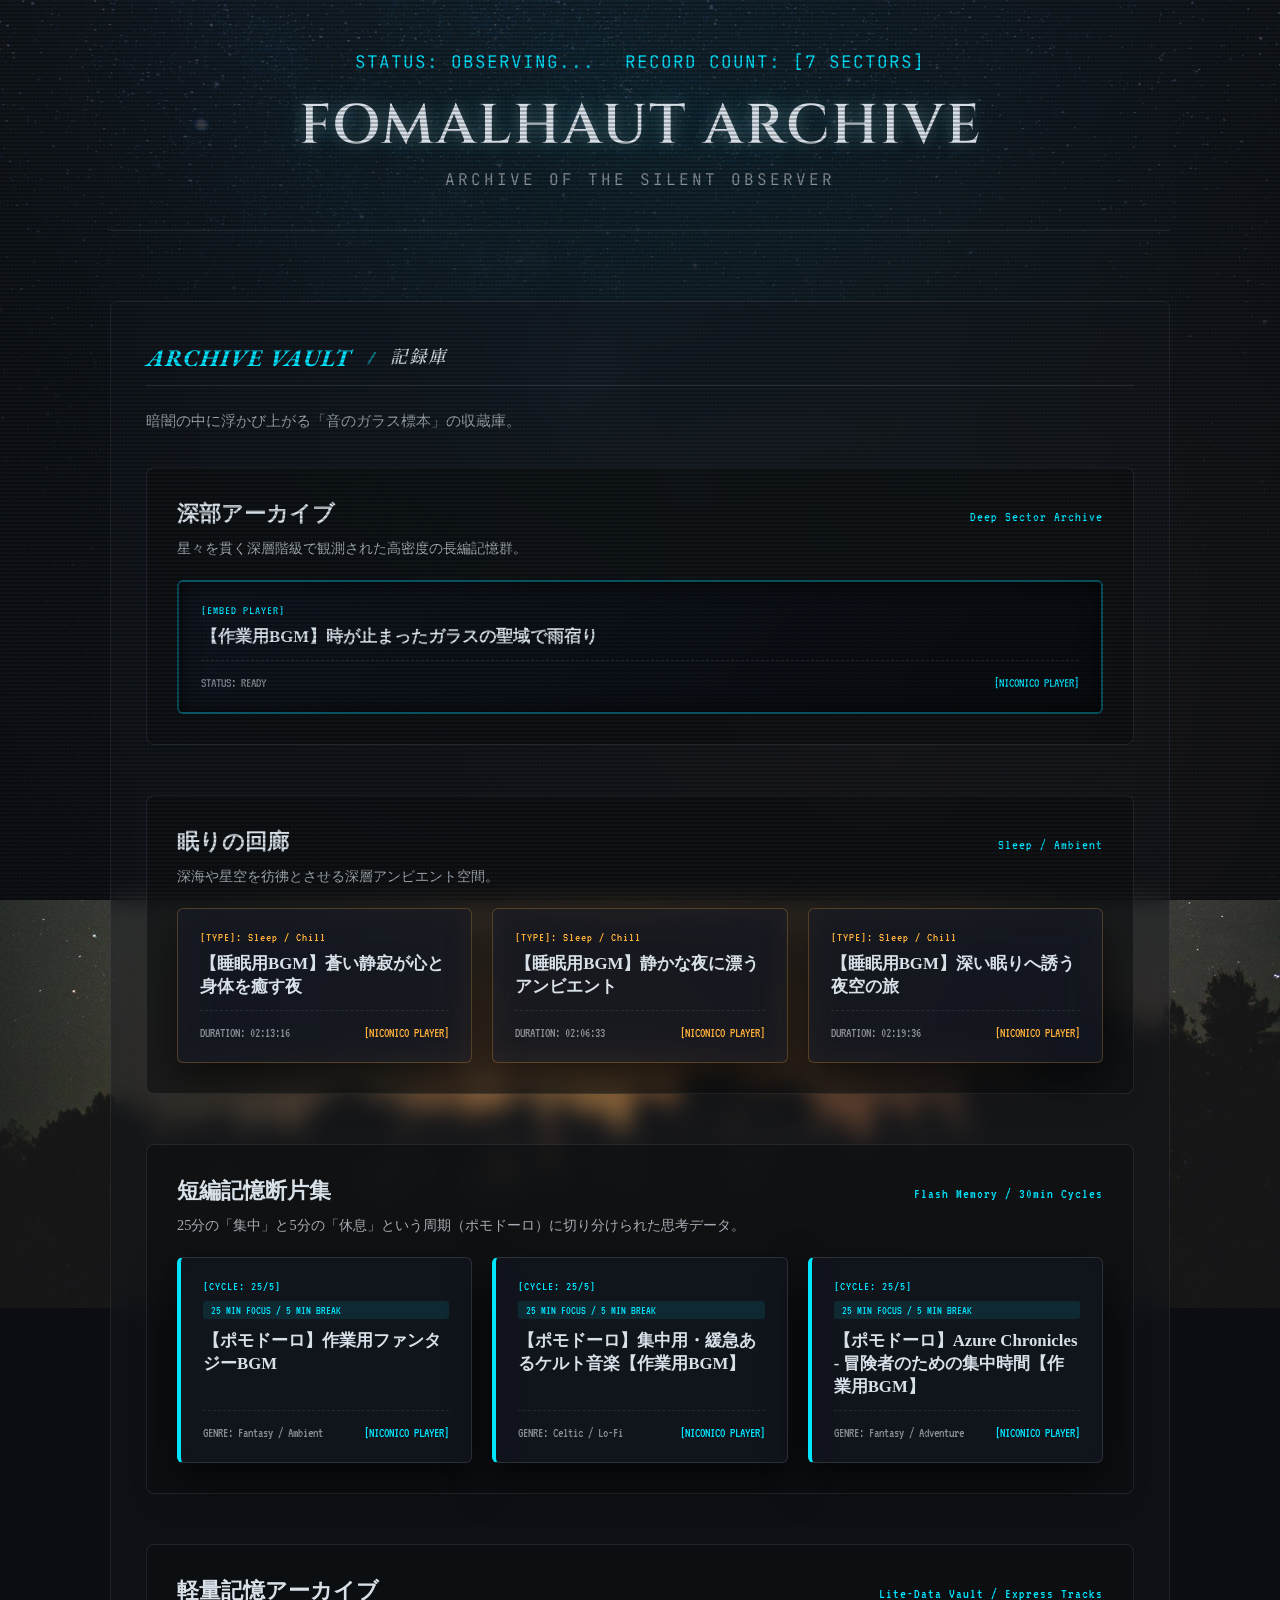
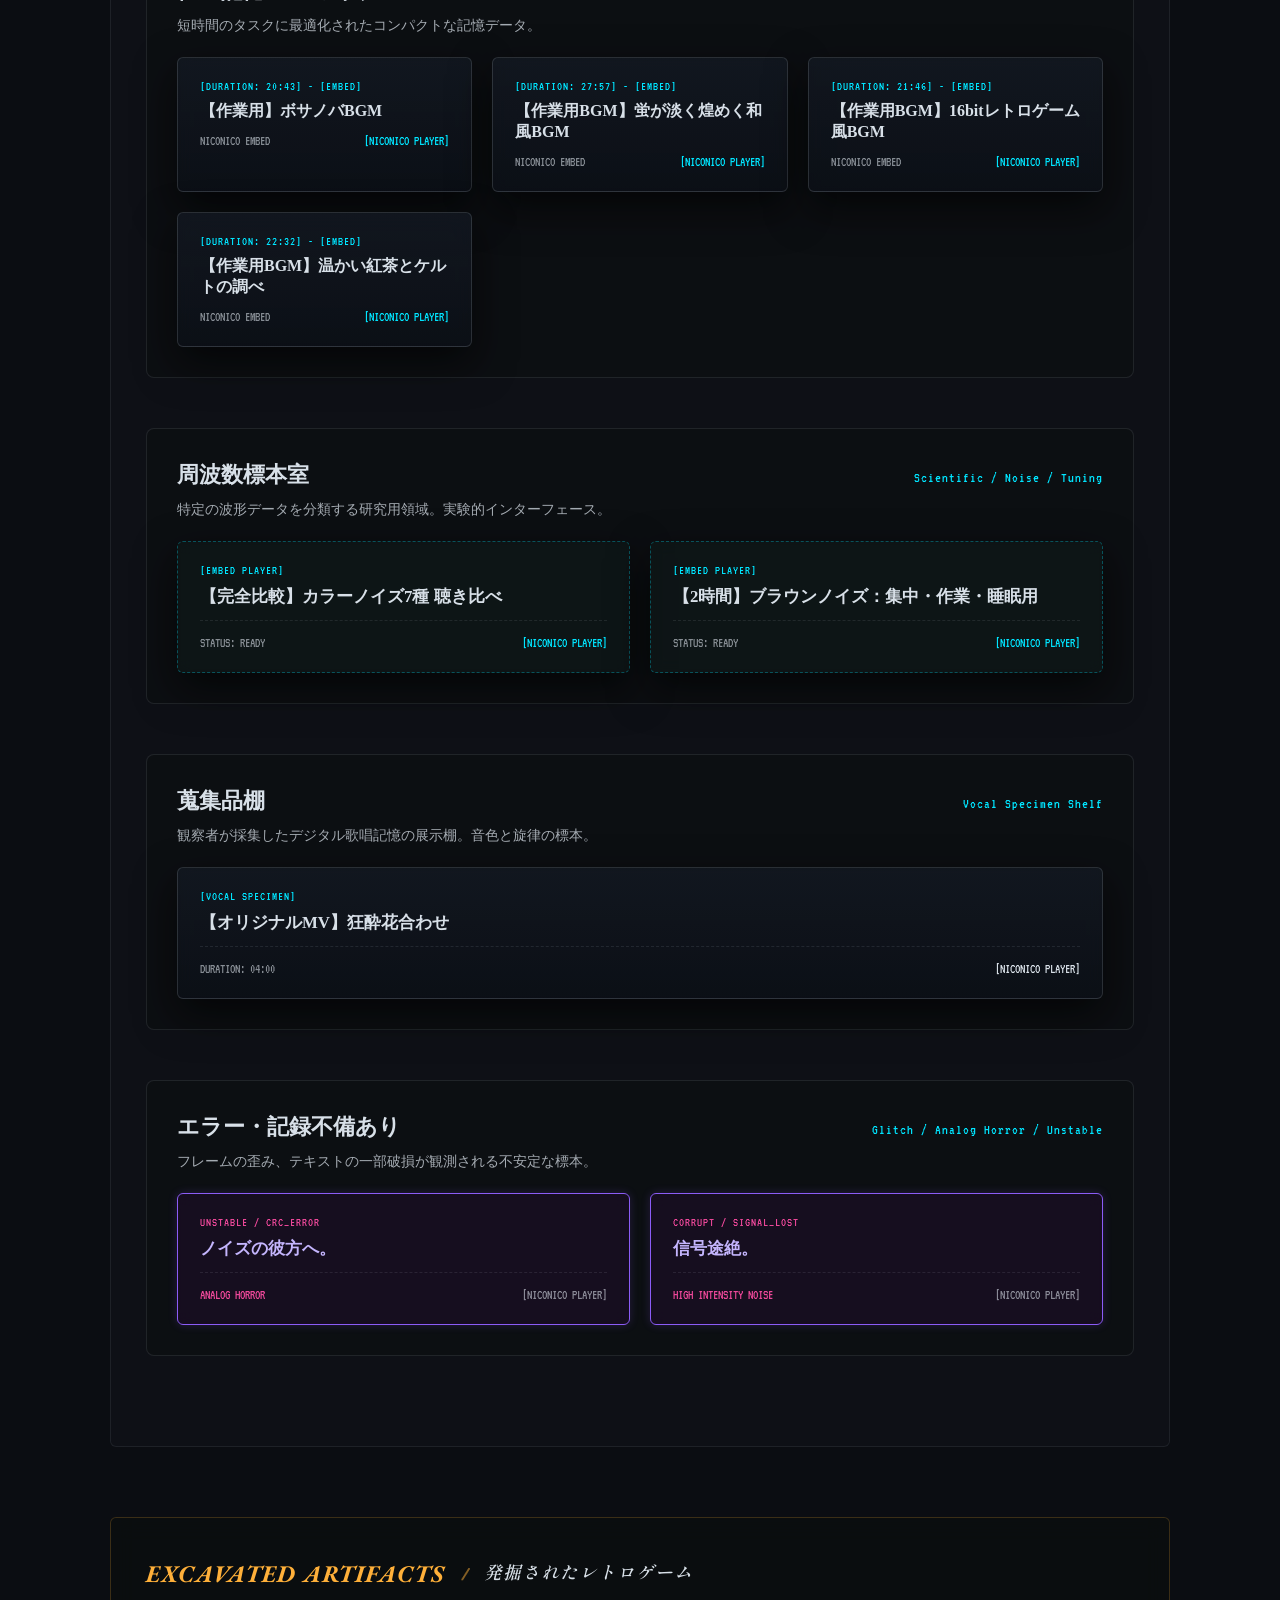
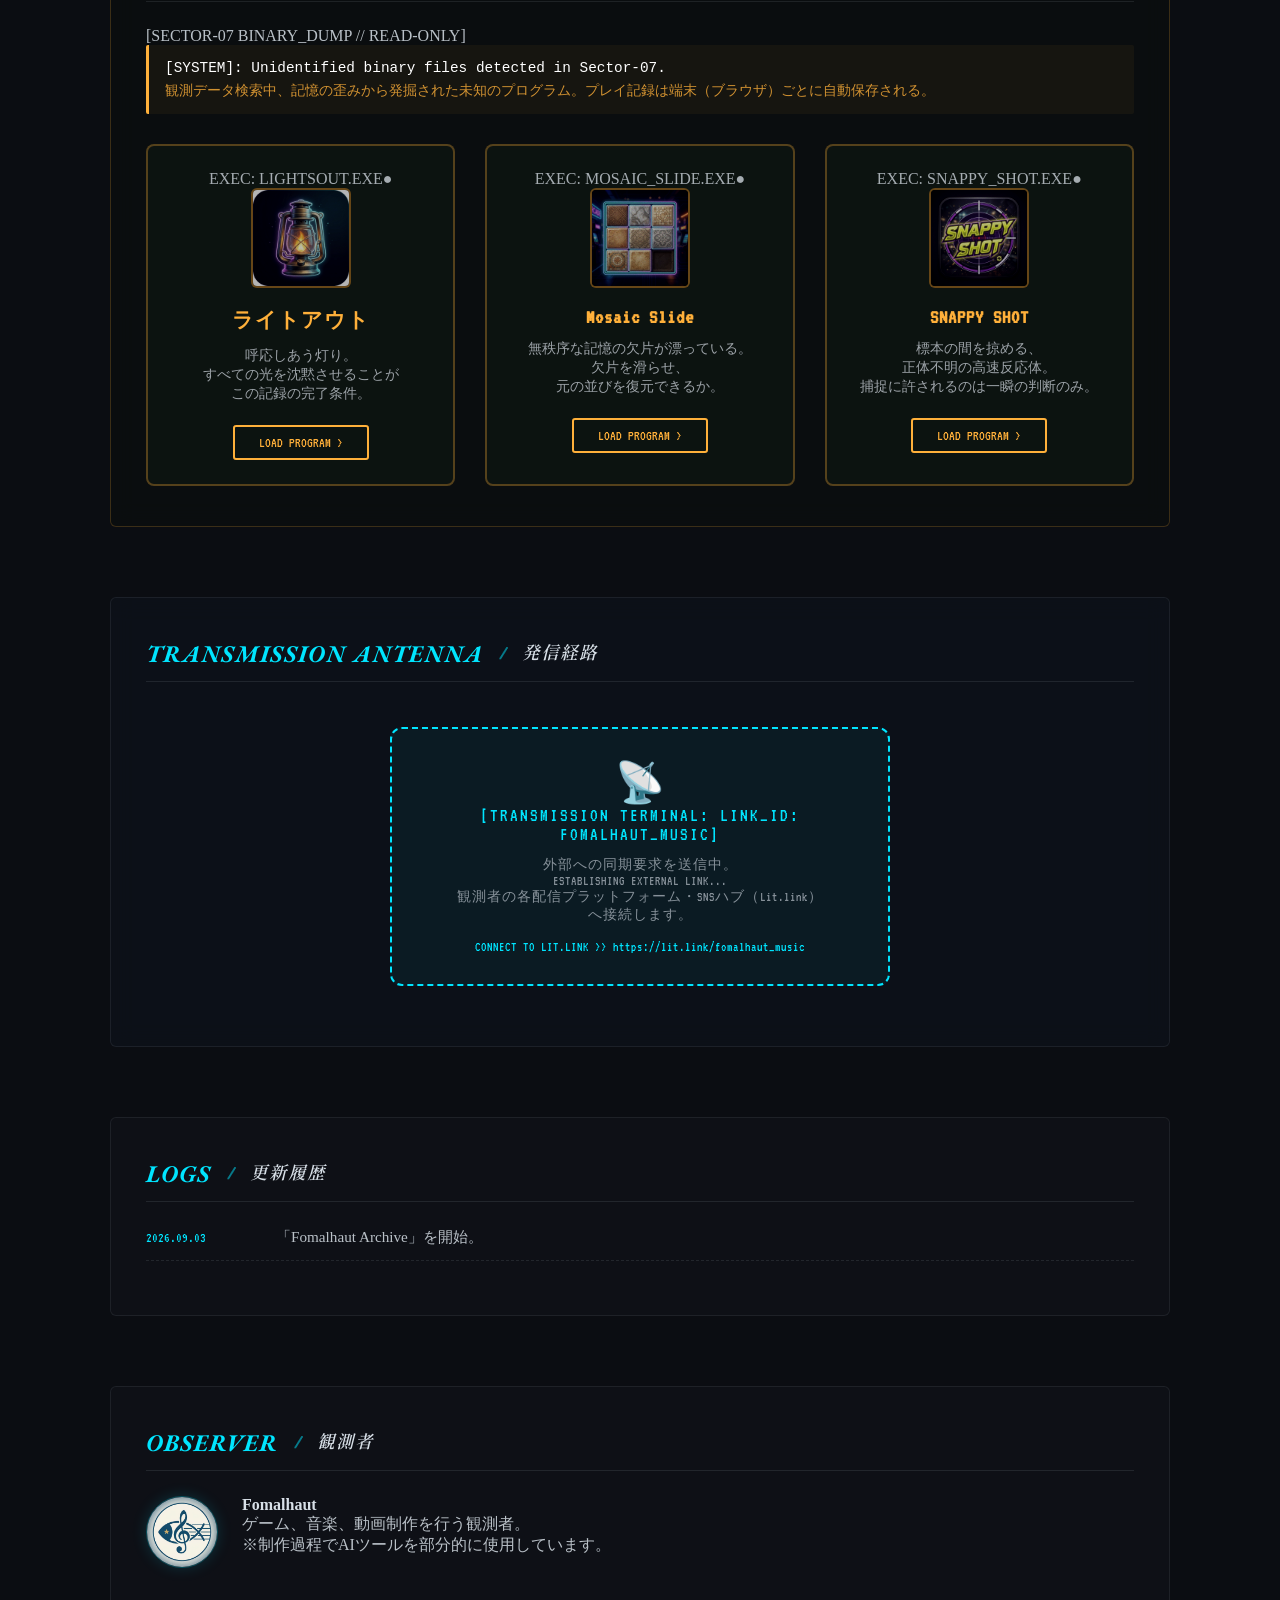
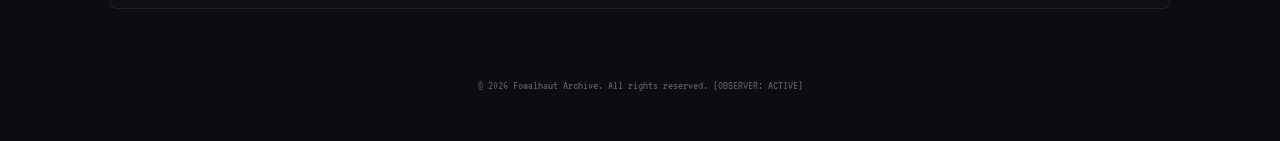
<file: index.html>
<!DOCTYPE html>
<html lang="ja">
<head>
    <meta charset="UTF-8">
    <meta name="viewport" content="width=device-width, initial-scale=1.0">
    <title>Fomalhaut Archive | Archive of the Silent Observer</title>
    <meta name="description" content="『Archive of the Silent Observer』。映像・音響記憶の収蔵庫と発掘されたレトロゲームのハブ。">
    <!-- Google Fonts: Shippori Mincho, EB Garamond, VT323, Noto Sans JP -->
    <link rel="preconnect" href="https://fonts.googleapis.com">
    <link rel="preconnect" href="https://fonts.gstatic.com" crossorigin>
    <link href="https://fonts.googleapis.com/css2?family=Cinzel:wght@400;600&family=EB+Garamond:ital,wght@0,600;1,600&family=JetBrains+Mono:wght@300;400&family=Noto+Sans+JP:wght@300;400;700&family=Shippori+Mincho:wght@600;700&family=VT323&display=swap" rel="stylesheet">
    <link rel="stylesheet" href="style.css">
    <!-- Google Tag Manager -->
<script>(function(w,d,s,l,i){w[l]=w[l]||[];w[l].push({'gtm.start':
new Date().getTime(),event:'gtm.js'});var f=d.getElementsByTagName(s)[0],
j=d.createElement(s),dl=l!='dataLayer'?'&l='+l:'';j.async=true;j.src=
'https://www.googletagmanager.com/gtm.js?id='+i+dl;f.parentNode.insertBefore(j,f);
})(window,document,'script','dataLayer','GTM-PMQ3222B');</script>
<!-- End Google Tag Manager -->
</head>
<body>
    <!-- Google Tag Manager (noscript) -->
<noscript><iframe src="https://www.googletagmanager.com/ns.html?id=GTM-PMQ3222B"
height="0" width="0" style="display:none;visibility:hidden"></iframe></noscript>
<!-- End Google Tag Manager (noscript) -->
    <div class="container">
        <!-- ヘッダー / 観測室入口 -->
        <header class="observer-header">
            <div class="terminal-status-bar">
                <span class="status-indicator">STATUS: OBSERVING...</span>
                <span class="record-count-indicator">RECORD COUNT: [7 SECTORS]</span>
            </div>
            <h1 class="logo">FOMALHAUT ARCHIVE</h1>
            <p class="logo-sub">Archive of the Silent Observer</p>
        </header>

        <main>
            <!-- 記録庫（動画保管庫・7エリア） -->
            <section id="archive-vault" class="vault-section">
                <div class="section-header-title">
                    <h2><span>ARCHIVE VAULT</span> <span class="divider">/</span> <span class="jp-text">記録庫</span></h2>
                    <p class="vault-intro">暗闇の中に浮かび上がる「音のガラス標本」の収蔵庫。</p>
                </div>

                <!-- 各エリアが動的に生成されるコンテナ -->
                <div id="sectors-container">
                    <!-- JavaScriptでここに7エリアが展開されます -->
                </div>
            </section>

            <!-- Fomalhaut Arcade（発掘されたレトロゲーム） -->
            <section id="arcade-section" class="arcade-section">
                <h2><span>EXCAVATED ARTIFACTS</span> <span class="divider">/</span> <span class="jp-text">発掘されたレトロゲーム</span></h2>
                <div class="dos-terminal-box">
                    <div class="dos-bar">[SECTOR-07 BINARY_DUMP // READ-ONLY]</div>
                    <p class="arcade-flavor"><code>[SYSTEM]: Unidentified binary files detected in Sector-07.</code><br>観測データ検索中、記憶の歪みから発掘された未知のプログラム。プレイ記録は端末（ブラウザ）ごとに自動保存される。</p>
                </div>
                
                <div class="game-grid dos-grid">
                    <!-- LightsOut -->
                    <article class="game-card dos-card" id="card-lights-out">
                        <div class="game-status-line"><span>EXEC: LIGHTSOUT.EXE</span><span class="amber-dot">●</span></div>
                        <div class="game-icon-wrapper">
                            <img src="assets/icons/lights_out_icon.png" alt="ライトアウト" class="game-icon">
                        </div>
                        <h3 class="game-title">ライトアウト</h3>
                        <p class="game-desc">呼応しあう灯り。<br>すべての光を沈黙させることが<br>この記録の完了条件。</p>
                        <a href="./LightsOut/" target="_blank" rel="noopener noreferrer" class="play-button">LOAD PROGRAM &gt;</a>
                    </article>

                    <!-- Mosaic Slide -->
                    <article class="game-card dos-card" id="card-mosaic-slide">
                        <div class="game-status-line"><span>EXEC: MOSAIC_SLIDE.EXE</span><span class="amber-dot">●</span></div>
                        <div class="game-icon-wrapper">
                            <img src="assets/icons/mosaic_slide_icon.png" alt="Mosaic Slide" class="game-icon">
                        </div>
                        <h3 class="game-title">Mosaic Slide</h3>
                        <p class="game-desc">無秩序な記憶の欠片が漂っている。<br>欠片を滑らせ、<br>元の並びを復元できるか。</p>
                        <a href="./Mosaic_Slide/" target="_blank" rel="noopener noreferrer" class="play-button">LOAD PROGRAM &gt;</a>
                    </article>

                    <!-- SNAPPY SHOT -->
                    <article class="game-card dos-card" id="card-snappy-shot">
                        <div class="game-status-line"><span>EXEC: SNAPPY_SHOT.EXE</span><span class="amber-dot">●</span></div>
                        <div class="game-icon-wrapper">
                            <img src="assets/icons/snappy_shot_icon.png" alt="SNAPPY SHOT" class="game-icon">
                        </div>
                        <h3 class="game-title">SNAPPY SHOT</h3>
                        <p class="game-desc">標本の間を掠める、<br>正体不明の高速反応体。<br>捕捉に許されるのは一瞬の判断のみ。</p>
                        <a href="./SnappyShot/" target="_blank" rel="noopener noreferrer" class="play-button">LOAD PROGRAM &gt;</a>
                    </article>
                </div>
            </section>

            <!-- 発信経路（SNSハブ / 通信アンテナ） -->
            <section id="transmission" class="transmission-section">
                <h2><span>TRANSMISSION ANTENNA</span> <span class="divider">/</span> <span class="jp-text">発信経路</span></h2>
                <div class="antenna-hub">
                    <a href="https://lit.link/fomalhaut_music" target="_blank" rel="noopener noreferrer" class="antenna-graphic" style="text-decoration: none; display: block;">
                        <div class="radar-sweep"></div>
                        <div class="antenna-icon">📡</div>
                        <div class="antenna-text">
                            <span class="broadcast-label" style="display:block; margin-bottom: 8px;">[TRANSMISSION TERMINAL: LINK_ID: FOMALHAUT_MUSIC]</span>
                            <span class="broadcast-sub" style="display:block; margin-bottom: 4px;">外部への同期要求を送信中。<br>ESTABLISHING EXTERNAL LINK...<br>観測者の各配信プラットフォーム・SNSハブ（Lit.link）<br>へ接続します。</span>
                            <span class="broadcast-sub" style="color: var(--cyan-pulse); margin-top: 8px; display:inline-block;">CONNECT TO LIT.LINK &gt;&gt; https://lit.link/fomalhaut_music</span>
                        </div>
                    </a>
                </div>
            </section>

            <!-- 更新履歴 -->
            <section id="updates">
                <h2><span>LOGS</span> <span class="divider">/</span> <span class="jp-text">更新履歴</span></h2>
                <ul class="update-list">
                    <li class="update-item">
                        <span class="date">2026.09.03</span>
                        <span class="content">「Fomalhaut Archive」を開始。</span>
                    </li>
                </ul>
            </section>

            <!-- 作者 -->
<section id="author">
    <h2><span>OBSERVER</span> <span class="divider">/</span> <span class="jp-text">観測者</span></h2>
    <div class="profile">
        <img src="assets/icons/OBSERVER_icon.png" alt="Fomalhaut" class="profile-icon">
        <div>
            <p><strong>Fomalhaut</strong></p>
             <p>ゲーム、音楽、動画制作を行う観測者。<br>※制作過程でAIツールを部分的に使用しています。</p>
        </div>
    </div>
</section>
        </main>

        <footer style="text-align: center; margin-top: 40px; color: #555; font-size: 0.8rem; font-family: 'VT323', monospace;">
            <p>&copy; 2026 Fomalhaut Archive. All rights reserved. [OBSERVER: ACTIVE]</p>
        </footer>
    </div>

    <script src="script.js"></script>
</body>
</html>
</file>
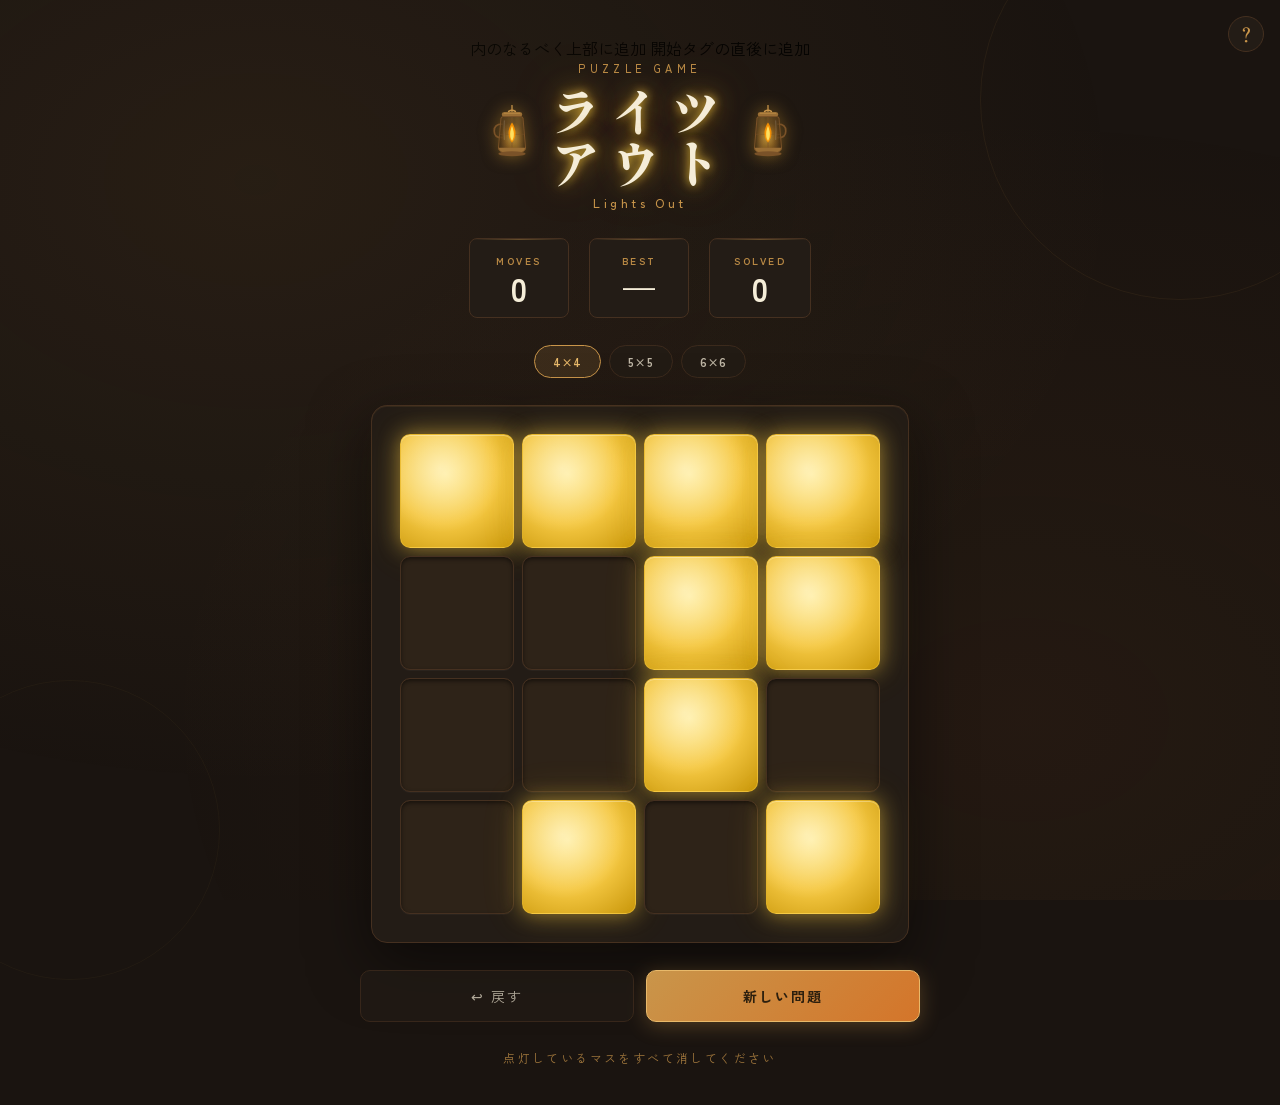
<file: LightsOut/index.html>
<!DOCTYPE html>
<html lang="ja">
<head>
  <!-- Google Tag Manager --><head>内のなるべく上部に追加
<script>(function(w,d,s,l,i){w[l]=w[l]||[];w[l].push({'gtm.start':
new Date().getTime(),event:'gtm.js'});var f=d.getElementsByTagName(s)[0],
j=d.createElement(s),dl=l!='dataLayer'?'&l='+l:'';j.async=true;j.src=
'https://www.googletagmanager.com/gtm.js?id='+i+dl;f.parentNode.insertBefore(j,f);
})(window,document,'script','dataLayer','GTM-PMQ3222B');</script>
<!-- End Google Tag Manager -->
<meta charset="UTF-8">
<meta name="viewport" content="width=device-width, initial-scale=1.0">
<title>ライツアウト</title>
<link href="https://fonts.googleapis.com/css2?family=Shippori+Mincho:wght@400;600;800&family=Zen+Kaku+Gothic+New:wght@300;400;700&display=swap" rel="stylesheet">
<style>
  :root {
    --bg: #1a1410;
    --bg2: #231c16;
    --paper: #f5edd8;
    --paper2: #ede0c4;
    --ink: #2c1f0e;
    --gold: #c9954a;
    --gold2: #e8b96a;
    --amber: #d4752a;
    --glow: #ffcc66;
    --off: #2e2318;
    --off-border: #453020;
    --on: #f5c842;
    --on-glow: rgba(245, 200, 66, 0.5);
    --shadow: rgba(0,0,0,0.6);
  }

  * { margin: 0; padding: 0; box-sizing: border-box; }

  body {
    background: var(--bg);
    min-height: 100vh;
    font-family: 'Zen Kaku Gothic New', sans-serif;
    display: flex;
    flex-direction: column;
    align-items: center;
    justify-content: center;
    padding: clamp(16px, 4vh, 40px) clamp(12px, 4vw, 40px);
    position: relative;
    overflow-x: hidden;
    overflow-y: auto;
  }
  
  /* 背景テクスチャ */
  body::before {
    content: '';
    position: fixed;
    inset: 0;
    background: 
      radial-gradient(ellipse at 20% 20%, rgba(201,149,74,0.08) 0%, transparent 60%),
      radial-gradient(ellipse at 80% 80%, rgba(212,117,42,0.06) 0%, transparent 60%);
    pointer-events: none;
  }

  /* 装飾的な円 */
  .deco-circle {
    position: fixed;
    border-radius: 50%;
    pointer-events: none;
  }
  .deco-circle-1 {
    width: 400px; height: 400px;
    border: 1px solid rgba(201,149,74,0.08);
    top: -100px; right: -100px;
  }
  .deco-circle-2 {
    width: 300px; height: 300px;
    border: 1px solid rgba(201,149,74,0.05);
    bottom: -80px; left: -80px;
  }

  .wrapper {
    width: 100%;
    max-width: min(560px, 90vw);
    display: flex;
    flex-direction: column;
    align-items: center;
    gap: clamp(16px, 3vh, 32px);
  }

  /* ランタン */
  .lantern-svg {
    overflow: visible;
    filter: drop-shadow(0 0 8px rgba(245,180,50,0.5));
    flex-shrink: 0;
  }
  @keyframes flicker {
    0%,100% { opacity: 1; transform: scaleX(1) scaleY(1); }
    25%      { opacity: 0.92; transform: scaleX(0.97) scaleY(1.04); }
    50%      { opacity: 0.96; transform: scaleX(1.03) scaleY(0.97); }
    75%      { opacity: 0.90; transform: scaleX(0.98) scaleY(1.05); }
  }
  @keyframes flicker2 {
    0%,100% { opacity: 0.7; transform: scaleX(1) scaleY(1); }
    30%      { opacity: 0.5; transform: scaleX(1.05) scaleY(0.95); }
    60%      { opacity: 0.8; transform: scaleX(0.95) scaleY(1.06); }
  }
  @keyframes glow-pulse {
    0%,100% { opacity: 0.55; }
    50%      { opacity: 0.85; }
  }
  @keyframes swing {
    0%,100% { transform: rotate(-1.5deg); }
    50%      { transform: rotate(1.5deg); }
  }
  .flame-outer { transform-origin: 50% 80%; animation: flicker 2.4s ease-in-out infinite; }
  .flame-inner { transform-origin: 50% 85%; animation: flicker2 1.8s ease-in-out infinite; }
  .lantern-glow { animation: glow-pulse 2s ease-in-out infinite; }
  .lantern-body { transform-origin: 50% 0%; animation: swing 4s ease-in-out infinite; }

  /* ヘッダー */
  .header {
    text-align: center;
    animation: fadeDown 0.8s ease both;
  }

  .subtitle {
    font-family: 'Zen Kaku Gothic New', sans-serif;
    font-size: 11px;
    font-weight: 500;
    letter-spacing: 0.4em;
    color: var(--gold);
    text-transform: uppercase;
    opacity: 0.9;
    margin-bottom: 8px;
  }

  h1 {
    font-family: 'Shippori Mincho', serif;
    font-size: clamp(36px, 8vw, 52px);
    font-weight: 800;
    color: #f5edd8;
    letter-spacing: 0.15em;
    line-height: 1;
    text-shadow:
      0 0 10px rgba(245, 200, 66, 0.9),
      0 0 25px rgba(245, 180, 50, 0.65),
      0 0 55px rgba(220, 140, 30, 0.4),
      0 0 100px rgba(200, 110, 20, 0.2),
      0 2px 4px rgba(0,0,0,0.6);
  }

  .title-accent {
    display: block;
    font-size: 12px;
    font-weight: 500;
    letter-spacing: 0.3em;
    color: var(--gold);
    margin-top: 6px;
    font-family: 'Zen Kaku Gothic New', sans-serif;
  }

  /* スコアパネル */
  .score-panel {
    display: flex;
    gap: 20px;
    animation: fadeDown 0.8s 0.1s ease both;
  }

  .score-box {
    background: var(--bg2);
    border: 1px solid var(--off-border);
    border-radius: 8px;
    padding: clamp(8px, 1.5vh, 14px) clamp(12px, 3vw, 24px);
    text-align: center;
    min-width: clamp(72px, 18vw, 100px);
    position: relative;
    overflow: hidden;
  }

  .score-box::before {
    content: '';
    position: absolute;
    top: 0; left: 0; right: 0;
    height: 1px;
    background: linear-gradient(90deg, transparent, var(--gold), transparent);
    opacity: 0.4;
  }

  .score-label {
    font-size: 10px;
    font-weight: 700;
    letter-spacing: 0.25em;
    color: var(--gold);
    opacity: 0.9;
    margin-bottom: 4px;
  }

  .score-value {
    font-family: 'Zen Kaku Gothic New', sans-serif;
    font-size: clamp(22px, 5vw, 32px);
    font-weight: 700;
    color: var(--paper);
    line-height: 1;
  }

  /* 難易度セレクタ */
  .level-bar {
    display: flex;
    gap: 8px;
    animation: fadeDown 0.8s 0.15s ease both;
  }

  .level-btn {
    background: var(--bg2);
    border: 1px solid var(--off-border);
    border-radius: 20px;
    padding: 7px 18px;
    font-family: 'Zen Kaku Gothic New', sans-serif;
    font-size: 12px;
    font-weight: 700;
    letter-spacing: 0.1em;
    color: var(--paper);
    cursor: pointer;
    transition: all 0.2s;
    opacity: 0.75;
  }

  .level-btn:hover { opacity: 0.9; border-color: var(--gold); }
  .level-btn.active {
    background: rgba(201,149,74,0.15);
    border-color: var(--gold);
    color: var(--gold2);
    opacity: 1;
  }

  /* ゲームボード */
  .board-container {
    position: relative;
    animation: fadeUp 0.8s 0.2s ease both;
  }

  .board-frame {
    background: var(--bg2);
    border: 1px solid var(--off-border);
    border-radius: 16px;
    padding: clamp(14px, 3vw, 28px);
    box-shadow: 
      0 20px 60px rgba(0,0,0,0.5),
      inset 0 1px 0 rgba(201,149,74,0.1);
    position: relative;
  }

  .board-frame::before {
    content: '';
    position: absolute;
    inset: -1px;
    border-radius: 17px;
    background: linear-gradient(135deg, rgba(201,149,74,0.2), transparent 50%, rgba(201,149,74,0.1));
    pointer-events: none;
    z-index: -1;
  }

  #board {
    display: grid;
    gap: 8px;
  }

  /* セル */
  .cell {
    border-radius: 10px;
    cursor: pointer;
    transition: transform 0.1s, box-shadow 0.15s;
    position: relative;
    aspect-ratio: 1;
    border: none;
    outline: none;
  }

  .cell:hover { transform: scale(1.05); }
  .cell:active { transform: scale(0.95); }

  .cell.off {
    background: var(--off);
    box-shadow: inset 0 2px 4px rgba(0,0,0,0.5), 0 1px 0 rgba(255,255,255,0.03);
    border: 1px solid var(--off-border);
  }

  .cell.on {
    background: radial-gradient(circle at 40% 35%, #ffe98a, var(--on) 50%, #c8960a);
    box-shadow: 
      0 0 20px var(--on-glow),
      0 0 40px rgba(245,200,66,0.2),
      inset 0 1px 0 rgba(255,255,255,0.3);
    border: 1px solid rgba(245,200,66,0.4);
  }

  .cell.on::after {
    content: '';
    position: absolute;
    inset: 0;
    border-radius: 9px;
    background: radial-gradient(circle at 35% 30%, rgba(255,255,255,0.4), transparent 60%);
    pointer-events: none;
  }

  .cell.flash {
    animation: cellFlash 0.15s ease;
  }

  /* コントロール */
  .controls {
    display: flex;
    gap: 12px;
    width: 100%;
    animation: fadeUp 0.8s 0.3s ease both;
  }

  .btn {
    flex: 1;
    padding: clamp(10px, 1.8vh, 15px) clamp(14px, 3vw, 24px);
    border-radius: 10px;
    border: 1px solid var(--off-border);
    font-family: 'Zen Kaku Gothic New', sans-serif;
    font-size: clamp(12px, 2vw, 14px);
    letter-spacing: 0.15em;
    cursor: pointer;
    transition: all 0.2s;
  }

  .btn-primary {
    background: linear-gradient(135deg, var(--gold), var(--amber));
    color: var(--ink);
    font-weight: 700;
    border-color: var(--gold2);
    box-shadow: 0 4px 20px rgba(201,149,74,0.3);
  }
  .btn-primary:hover {
    box-shadow: 0 6px 28px rgba(201,149,74,0.45);
    transform: translateY(-1px);
  }

  .btn-secondary {
    background: var(--bg2);
    color: var(--paper);
    opacity: 0.7;
  }
  .btn-secondary:hover { opacity: 1; border-color: var(--gold); }

  /* メッセージ */
  .msg-area {
    min-height: 20px;
    text-align: center;
    animation: fadeUp 0.8s 0.35s ease both;
  }

  .msg {
    font-size: 12px;
    letter-spacing: 0.2em;
    color: var(--gold);
    opacity: 0.75;
  }

  /* クリア演出 */
  .clear-overlay {
    position: fixed;
    inset: 0;
    background: rgba(26,20,16,0.92);
    display: flex;
    align-items: center;
    justify-content: center;
    z-index: 100;
    opacity: 0;
    pointer-events: none;
    transition: opacity 0.5s;
  }

  .clear-overlay.show {
    opacity: 1;
    pointer-events: all;
  }

  .clear-card {
    background: var(--bg2);
    border: 1px solid var(--gold);
    border-radius: 20px;
    padding: 48px 56px;
    text-align: center;
    box-shadow: 0 0 80px rgba(201,149,74,0.3);
    transform: scale(0.8);
    transition: transform 0.5s cubic-bezier(0.34,1.56,0.64,1);
  }

  .clear-overlay.show .clear-card { transform: scale(1); }

  .clear-kanji {
    font-family: 'Shippori Mincho', serif;
    font-size: 64px;
    font-weight: 800;
    color: var(--gold2);
    line-height: 1;
    text-shadow: 0 0 40px rgba(245,200,66,0.5);
    margin-bottom: 8px;
  }

  .clear-sub {
    font-size: 12px;
    letter-spacing: 0.3em;
    color: var(--paper);
    opacity: 0.6;
    margin-bottom: 24px;
  }

  .clear-moves {
    font-family: 'Shippori Mincho', serif;
    font-size: 20px;
    color: var(--paper);
    margin-bottom: 28px;
  }

  .clear-moves span {
    color: var(--gold2);
    font-size: 32px;
  }

  /* アニメーション */
  @keyframes fadeDown {
    from { opacity: 0; transform: translateY(-16px); }
    to { opacity: 1; transform: translateY(0); }
  }

  @keyframes fadeUp {
    from { opacity: 0; transform: translateY(16px); }
    to { opacity: 1; transform: translateY(0); }
  }

  @keyframes cellFlash {
    0% { transform: scale(1); }
    50% { transform: scale(0.88); }
    100% { transform: scale(1); }
  }

  @keyframes shimmer {
    0% { opacity: 0.5; }
    50% { opacity: 1; }
    100% { opacity: 0.5; }
  }

  .shimmer { animation: shimmer 2s ease infinite; }

  /* ルールボタン */
  .help-btn {
    position: fixed;
    top: 16px;
    right: 16px;
    width: 36px;
    height: 36px;
    border-radius: 50%;
    background: var(--bg2);
    border: 1px solid var(--off-border);
    color: var(--gold);
    font-family: 'Shippori Mincho', serif;
    font-size: 18px;
    font-weight: 600;
    cursor: pointer;
    display: flex;
    align-items: center;
    justify-content: center;
    transition: all 0.2s;
    z-index: 50;
  }
  .help-btn:hover {
    border-color: var(--gold);
    box-shadow: 0 0 16px rgba(201,149,74,0.3);
    transform: scale(1.08);
  }

  /* ルールモーダル */
  .rule-overlay {
    position: fixed;
    inset: 0;
    background: rgba(26,20,16,0.88);
    display: flex;
    align-items: center;
    justify-content: center;
    z-index: 200;
    opacity: 0;
    pointer-events: none;
    transition: opacity 0.3s;
    padding: 24px;
  }
  .rule-overlay.show {
    opacity: 1;
    pointer-events: all;
  }
  .rule-card {
    background: var(--bg2);
    border: 1px solid var(--gold);
    border-radius: 20px;
    padding: 36px 36px 32px;
    max-width: 380px;
    width: 100%;
    box-shadow: 0 0 60px rgba(201,149,74,0.2);
    transform: scale(0.88) translateY(12px);
    transition: transform 0.35s cubic-bezier(0.34,1.56,0.64,1);
    position: relative;
  }
  .rule-overlay.show .rule-card {
    transform: scale(1) translateY(0);
  }
  .rule-title {
    font-family: 'Shippori Mincho', serif;
    font-size: 22px;
    font-weight: 800;
    color: var(--gold2);
    letter-spacing: 0.2em;
    margin-bottom: 20px;
    text-align: center;
  }
  .rule-section {
    margin-bottom: 18px;
  }
  .rule-section-title {
    font-size: 11px;
    font-weight: 700;
    letter-spacing: 0.3em;
    color: var(--gold);
    opacity: 1;
    margin-bottom: 8px;
  }
  .rule-text {
    font-size: 13px;
    font-weight: 400;
    line-height: 1.9;
    color: var(--paper);
    opacity: 0.92;
  }
  .rule-example {
    display: flex;
    gap: 6px;
    align-items: center;
    margin: 10px 0;
    flex-wrap: wrap;
  }
  .mini-cell {
    width: 22px;
    height: 22px;
    border-radius: 5px;
    display: inline-block;
    flex-shrink: 0;
  }
  .mini-cell.on {
    background: radial-gradient(circle at 40% 35%, #ffe98a, var(--on));
    box-shadow: 0 0 8px var(--on-glow);
  }
  .mini-cell.off {
    background: var(--off);
    border: 1px solid var(--off-border);
  }
  .mini-arrow {
    color: var(--gold);
    font-size: 14px;
    opacity: 0.7;
  }
  .rule-divider {
    height: 1px;
    background: linear-gradient(90deg, transparent, var(--off-border), transparent);
    margin: 16px 0;
  }
  .rule-close-btn {
    width: 100%;
    margin-top: 4px;
  }
</style>
<link rel="apple-touch-icon" href="[data-uri]">
<link rel="icon" type="image/png" href="[data-uri]">
</head>
<body>
<!-- Google Tag Manager (noscript) --><body>開始タグの直後に追加
<noscript><iframe src="https://www.googletagmanager.com/ns.html?id=GTM-PMQ3222B"
height="0" width="0" style="display:none;visibility:hidden"></iframe></noscript>
<!-- End Google Tag Manager (noscript) -->
<div class="deco-circle deco-circle-1"></div>
<div class="deco-circle deco-circle-2"></div>

<!-- ヘルプボタン -->
<button class="help-btn" id="helpBtn">？</button>

<!-- ルール説明モーダル -->
<div class="rule-overlay" id="ruleOverlay">
  <div class="rule-card">
    <div class="rule-title">遊び方</div>

    <div class="rule-section">
      <div class="rule-section-title">── 目的</div>
      <div class="rule-text">点灯しているマス（黄色）をすべて消灯してください。</div>
    </div>

    <div class="rule-divider"></div>

    <div class="rule-section">
      <div class="rule-section-title">── 操作</div>
      <div class="rule-text">マスをクリックすると、そのマスと<strong style="color:var(--gold2)">上下左右のマス</strong>が同時に切り替わります。</div>
      <div class="rule-example">
        <span class="mini-cell on"></span>
        <span class="mini-cell off"></span>
        <span class="mini-arrow">→ クリック →</span>
        <span class="mini-cell off"></span>
        <span class="mini-cell on"></span>
      </div>
      <div class="rule-text" style="font-size:12px;opacity:0.6;">点灯 → 消灯、消灯 → 点灯 と切り替わります。</div>
    </div>

    <div class="rule-divider"></div>

    <div class="rule-section">
      <div class="rule-section-title">── ボタン</div>
      <div class="rule-text">
        <strong style="color:var(--gold2)">↩ 戻す</strong>　直前の操作を1手取り消します。<br>
        <strong style="color:var(--gold2)">新しい問題</strong>　別のパズルを出題します。<br>
        <strong style="color:var(--gold2)">4×4 / 5×5 / 6×6</strong>　難易度を選べます。
      </div>
    </div>

    <div class="rule-divider"></div>

    <div class="rule-section">
      <div class="rule-section-title">── コツ</div>
      <div class="rule-text">同じマスを2回押すと元に戻ります。端のマスから順番に考えると解きやすいことがあります。</div>
    </div>

    <button class="btn btn-primary rule-close-btn" id="ruleCloseBtn">はじめる</button>
  </div>
</div>

<div class="wrapper">

  <div class="header">
    <div class="subtitle">Puzzle Game</div>
    <div style="display:flex;align-items:center;justify-content:center;gap:16px;">

      <!-- 左ランタン -->
      <svg class="lantern-svg" width="44" height="62" viewBox="0 0 52 72" fill="none">
        <defs>
          <linearGradient id="lg1" x1="0" y1="0" x2="1" y2="0">
            <stop offset="0%" stop-color="#3d2a10" stop-opacity="0.9"/>
            <stop offset="30%" stop-color="#7a5228" stop-opacity="0.3"/>
            <stop offset="60%" stop-color="#c9954a" stop-opacity="0.15"/>
            <stop offset="100%" stop-color="#3d2a10" stop-opacity="0.85"/>
          </linearGradient>
          <radialGradient id="gg1" cx="50%" cy="55%" r="50%">
            <stop offset="0%" stop-color="#ffe066" stop-opacity="0.55"/>
            <stop offset="100%" stop-color="#ff8c00" stop-opacity="0"/>
          </radialGradient>
          <clipPath id="cc1">
            <path d="M16 13 Q14 13 13 15 L10 50 Q10 55 26 55 Q42 55 42 50 L39 15 Q38 13 36 13 Z"/>
          </clipPath>
        </defs>
        <g class="lantern-body">
          <line x1="26" y1="0" x2="26" y2="7" stroke="#c9954a" stroke-width="1.5" stroke-linecap="round"/>
          <path d="M22 7 Q26 4 30 7" stroke="#c9954a" stroke-width="1.8" fill="none" stroke-linecap="round"/>
          <rect x="14" y="8" width="24" height="5" rx="2" fill="#9a6e35"/>
          <rect x="16" y="8" width="20" height="2" rx="1" fill="#c9954a" opacity="0.5"/>
          <path d="M14 22 Q5 22 5 30 Q5 38 14 38" stroke="#7a5228" stroke-width="2" fill="none" stroke-linecap="round"/>
          <ellipse class="lantern-glow" cx="26" cy="36" rx="16" ry="18" fill="url(#gg1)"/>
          <path d="M16 13 Q14 13 13 15 L10 50 Q10 55 26 55 Q42 55 42 50 L39 15 Q38 13 36 13 Z" fill="url(#lg1)" stroke="#7a5228" stroke-width="1.2"/>
          <line x1="26" y1="13" x2="26" y2="55" stroke="#7a5228" stroke-width="1.2" opacity="0.6"/>
          <line x1="11" y1="34" x2="41" y2="34" stroke="#7a5228" stroke-width="1" opacity="0.5"/>
          <g clip-path="url(#cc1)">
            <g class="flame-outer"><path d="M26 44 Q21 38 22 30 Q24 22 26 20 Q28 22 30 30 Q31 38 26 44Z" fill="#ff9500" opacity="0.9"/></g>
            <g class="flame-inner"><path d="M26 42 Q23 37 24 31 Q25 26 26 24 Q27 26 28 31 Q29 37 26 42Z" fill="#ffe566" opacity="0.95"/></g>
          </g>
          <path d="M10 50 Q10 57 26 57 Q42 57 42 50" fill="#9a6e35" stroke="#7a5228" stroke-width="1"/>
          <ellipse cx="26" cy="57" rx="16" ry="3" fill="#7a5228"/>
          <path d="M17 18 Q16 28 17 40" stroke="white" stroke-width="1.5" stroke-linecap="round" opacity="0.12"/>
        </g>
      </svg>

      <!-- タイトル（2行） -->
      <h1>ライツ<br>アウト</h1>

      <!-- 右ランタン（左右反転） -->
      <svg class="lantern-svg" width="44" height="62" viewBox="0 0 52 72" fill="none" style="transform:scaleX(-1)">
        <defs>
          <linearGradient id="lg2" x1="0" y1="0" x2="1" y2="0">
            <stop offset="0%" stop-color="#3d2a10" stop-opacity="0.9"/>
            <stop offset="30%" stop-color="#7a5228" stop-opacity="0.3"/>
            <stop offset="60%" stop-color="#c9954a" stop-opacity="0.15"/>
            <stop offset="100%" stop-color="#3d2a10" stop-opacity="0.85"/>
          </linearGradient>
          <radialGradient id="gg2" cx="50%" cy="55%" r="50%">
            <stop offset="0%" stop-color="#ffe066" stop-opacity="0.55"/>
            <stop offset="100%" stop-color="#ff8c00" stop-opacity="0"/>
          </radialGradient>
          <clipPath id="cc2">
            <path d="M16 13 Q14 13 13 15 L10 50 Q10 55 26 55 Q42 55 42 50 L39 15 Q38 13 36 13 Z"/>
          </clipPath>
        </defs>
        <g class="lantern-body">
          <line x1="26" y1="0" x2="26" y2="7" stroke="#c9954a" stroke-width="1.5" stroke-linecap="round"/>
          <path d="M22 7 Q26 4 30 7" stroke="#c9954a" stroke-width="1.8" fill="none" stroke-linecap="round"/>
          <rect x="14" y="8" width="24" height="5" rx="2" fill="#9a6e35"/>
          <rect x="16" y="8" width="20" height="2" rx="1" fill="#c9954a" opacity="0.5"/>
          <path d="M14 22 Q5 22 5 30 Q5 38 14 38" stroke="#7a5228" stroke-width="2" fill="none" stroke-linecap="round"/>
          <ellipse class="lantern-glow" cx="26" cy="36" rx="16" ry="18" fill="url(#gg2)"/>
          <path d="M16 13 Q14 13 13 15 L10 50 Q10 55 26 55 Q42 55 42 50 L39 15 Q38 13 36 13 Z" fill="url(#lg2)" stroke="#7a5228" stroke-width="1.2"/>
          <line x1="26" y1="13" x2="26" y2="55" stroke="#7a5228" stroke-width="1.2" opacity="0.6"/>
          <line x1="11" y1="34" x2="41" y2="34" stroke="#7a5228" stroke-width="1" opacity="0.5"/>
          <g clip-path="url(#cc2)">
            <g class="flame-outer"><path d="M26 44 Q21 38 22 30 Q24 22 26 20 Q28 22 30 30 Q31 38 26 44Z" fill="#ff9500" opacity="0.9"/></g>
            <g class="flame-inner"><path d="M26 42 Q23 37 24 31 Q25 26 26 24 Q27 26 28 31 Q29 37 26 42Z" fill="#ffe566" opacity="0.95"/></g>
          </g>
          <path d="M10 50 Q10 57 26 57 Q42 57 42 50" fill="#9a6e35" stroke="#7a5228" stroke-width="1"/>
          <ellipse cx="26" cy="57" rx="16" ry="3" fill="#7a5228"/>
          <path d="M17 18 Q16 28 17 40" stroke="white" stroke-width="1.5" stroke-linecap="round" opacity="0.12"/>
        </g>
      </svg>

    </div>
    <span class="title-accent">Lights Out</span>
  </div>

  <div class="score-panel">
    <div class="score-box">
      <div class="score-label">MOVES</div>
      <div class="score-value" id="moves">0</div>
    </div>
    <div class="score-box">
      <div class="score-label">BEST</div>
      <div class="score-value" id="best">—</div>
    </div>
    <div class="score-box">
      <div class="score-label">SOLVED</div>
      <div class="score-value" id="solved">0</div>
    </div>
  </div>

  <div class="level-bar">
    <button class="level-btn active" data-size="4">4×4</button>
    <button class="level-btn" data-size="5">5×5</button>
    <button class="level-btn" data-size="6">6×6</button>
  </div>

  <div class="board-container">
    <div class="board-frame">
      <div id="board"></div>
    </div>
  </div>

  <div class="controls">
    <button class="btn btn-secondary" id="undoBtn">↩ 戻す</button>
    <button class="btn btn-primary" id="newBtn">新しい問題</button>
  </div>

  <div class="msg-area">
    <div class="msg shimmer" id="msg">点灯しているマスをすべて消してください</div>
  </div>

</div>

<!-- クリア画面 -->
<div class="clear-overlay" id="clearOverlay">
  <div class="clear-card">
    <div class="clear-kanji">成功</div>
    <div class="clear-sub">Congratulations !</div>
    <div class="clear-moves">手数：<span id="clearMoves">0</span></div>
    <button class="btn btn-primary" id="nextBtn" style="width:100%">次の問題へ</button>
  </div>
</div>

<script>
  let size = 4;
  let grid = [];
  let moves = 0;
  let solvedCount = 0;
  let bestMoves = {};
  let history = [];

  const STORAGE_KEY = 'lightsout_record';

  // 記録を保存
  function saveRecord() {
    try {
      const data = { bestMoves, solvedCount, size };
      localStorage.setItem(STORAGE_KEY, JSON.stringify(data));
    } catch(e) {}
  }

  // 記録を読み込み
  function loadRecord() {
    try {
      const raw = localStorage.getItem(STORAGE_KEY);
      if (!raw) return;
      const data = JSON.parse(raw);
      if (data.bestMoves) bestMoves = data.bestMoves;
      if (data.solvedCount) solvedCount = data.solvedCount;
      if (data.size) {
        size = data.size;
        // 難易度ボタンの表示を復元
        document.querySelectorAll('.level-btn').forEach(b => {
          b.classList.toggle('active', parseInt(b.dataset.size) === size);
        });
      }
    } catch(e) {}
  }

  const boardEl = document.getElementById('board');
  const movesEl = document.getElementById('moves');
  const bestEl = document.getElementById('best');
  const solvedEl = document.getElementById('solved');
  const msgEl = document.getElementById('msg');
  const clearOverlay = document.getElementById('clearOverlay');
  const clearMovesEl = document.getElementById('clearMoves');

  // セルサイズ計算（ボードフレームのpadding込みで画面に収まるよう計算）
  function getCellSize() {
    const framePad = Math.min(Math.max(window.innerWidth * 0.03, 14), 28) * 2;
    const wrapperPad = Math.min(Math.max(window.innerWidth * 0.04, 12), 40) * 2;
    const maxBoard = Math.min(window.innerWidth - wrapperPad - framePad, 480);
    const gap = 8;
    return Math.floor((maxBoard - gap * (size - 1)) / size);
  }

  function renderBoard() {
    const cs = getCellSize();
    boardEl.style.gridTemplateColumns = `repeat(${size}, ${cs}px)`;
    boardEl.innerHTML = '';
    grid.forEach((row, r) => {
      row.forEach((val, c) => {
        const cell = document.createElement('button');
        cell.className = 'cell ' + (val ? 'on' : 'off');
        cell.style.width = cs + 'px';
        cell.addEventListener('click', () => handleClick(r, c));
        boardEl.appendChild(cell);
      });
    });
  }

  function updateDisplay() {
    movesEl.textContent = moves;
    const b = bestMoves[size];
    bestEl.textContent = b !== undefined ? b : '—';
    solvedEl.textContent = solvedCount;
  }

  function toggle(r, c) {
    if (r < 0 || r >= size || c < 0 || c >= size) return;
    grid[r][c] = 1 - grid[r][c];
  }

  function handleClick(r, c) {
    history.push(grid.map(row => [...row]));
    toggle(r, c);
    toggle(r - 1, c);
    toggle(r + 1, c);
    toggle(r, c - 1);
    toggle(r, c + 1);
    moves++;
    updateDisplay();

    // フラッシュ
    const idx = r * size + c;
    const cells = boardEl.querySelectorAll('.cell');
    [[r,c],[r-1,c],[r+1,c],[r,c-1],[r,c+1]].forEach(([nr,nc]) => {
      if (nr >= 0 && nr < size && nc >= 0 && nc < size) {
        const ci = nr * size + nc;
        cells[ci].classList.add('flash');
        setTimeout(() => cells[ci].classList.remove('flash'), 200);
      }
    });

    renderBoard();

    if (isClear()) {
      setTimeout(showClear, 400);
    }
  }

  function isClear() {
    return grid.every(row => row.every(v => v === 0));
  }

  function showClear() {
    if (bestMoves[size] === undefined || moves < bestMoves[size]) {
      bestMoves[size] = moves;
    }
    solvedCount++;
    updateDisplay();
    saveRecord();
    clearMovesEl.textContent = moves;
    clearOverlay.classList.add('show');
  }

  function generatePuzzle() {
    // 解けることが保証されたパズル生成（ランダムクリックから逆算）
    grid = Array.from({length: size}, () => Array(size).fill(0));
    const clicks = Math.floor(size * size * 0.35) + Math.floor(Math.random() * size);
    const positions = [];
    while (positions.length < clicks) {
      const r = Math.floor(Math.random() * size);
      const c = Math.floor(Math.random() * size);
      const key = r * size + c;
      if (!positions.includes(key)) {
        positions.push(key);
        toggle(r, c);
        toggle(r - 1, c);
        toggle(r + 1, c);
        toggle(r, c - 1);
        toggle(r, c + 1);
      }
    }
    // 全消しにならないよう確認
    if (isClear()) generatePuzzle();
  }

  function newGame() {
    clearOverlay.classList.remove('show');
    moves = 0;
    history = [];
    generatePuzzle();
    renderBoard();
    updateDisplay();
    msgEl.textContent = '点灯しているマスをすべて消してください';
  }

  // undo
  document.getElementById('undoBtn').addEventListener('click', () => {
    if (history.length === 0) return;
    grid = history.pop();
    moves = Math.max(0, moves - 1);
    updateDisplay();
    renderBoard();
  });

  document.getElementById('newBtn').addEventListener('click', newGame);
  document.getElementById('nextBtn').addEventListener('click', newGame);

  // 難易度ボタン
  document.querySelectorAll('.level-btn').forEach(btn => {
    btn.addEventListener('click', () => {
      document.querySelectorAll('.level-btn').forEach(b => b.classList.remove('active'));
      btn.classList.add('active');
      size = parseInt(btn.dataset.size);
      saveRecord();
      newGame();
    });
  });

  window.addEventListener('resize', () => renderBoard());

  // ルールモーダル
  const ruleOverlay = document.getElementById('ruleOverlay');
  document.getElementById('helpBtn').addEventListener('click', () => {
    ruleOverlay.classList.add('show');
  });
  document.getElementById('ruleCloseBtn').addEventListener('click', () => {
    ruleOverlay.classList.remove('show');
  });
  ruleOverlay.addEventListener('click', (e) => {
    if (e.target === ruleOverlay) ruleOverlay.classList.remove('show');
  });

  // 起動時に記録を復元してからゲーム開始
  loadRecord();
  updateDisplay();
  newGame();
</script>
</body>
</html>
</file>
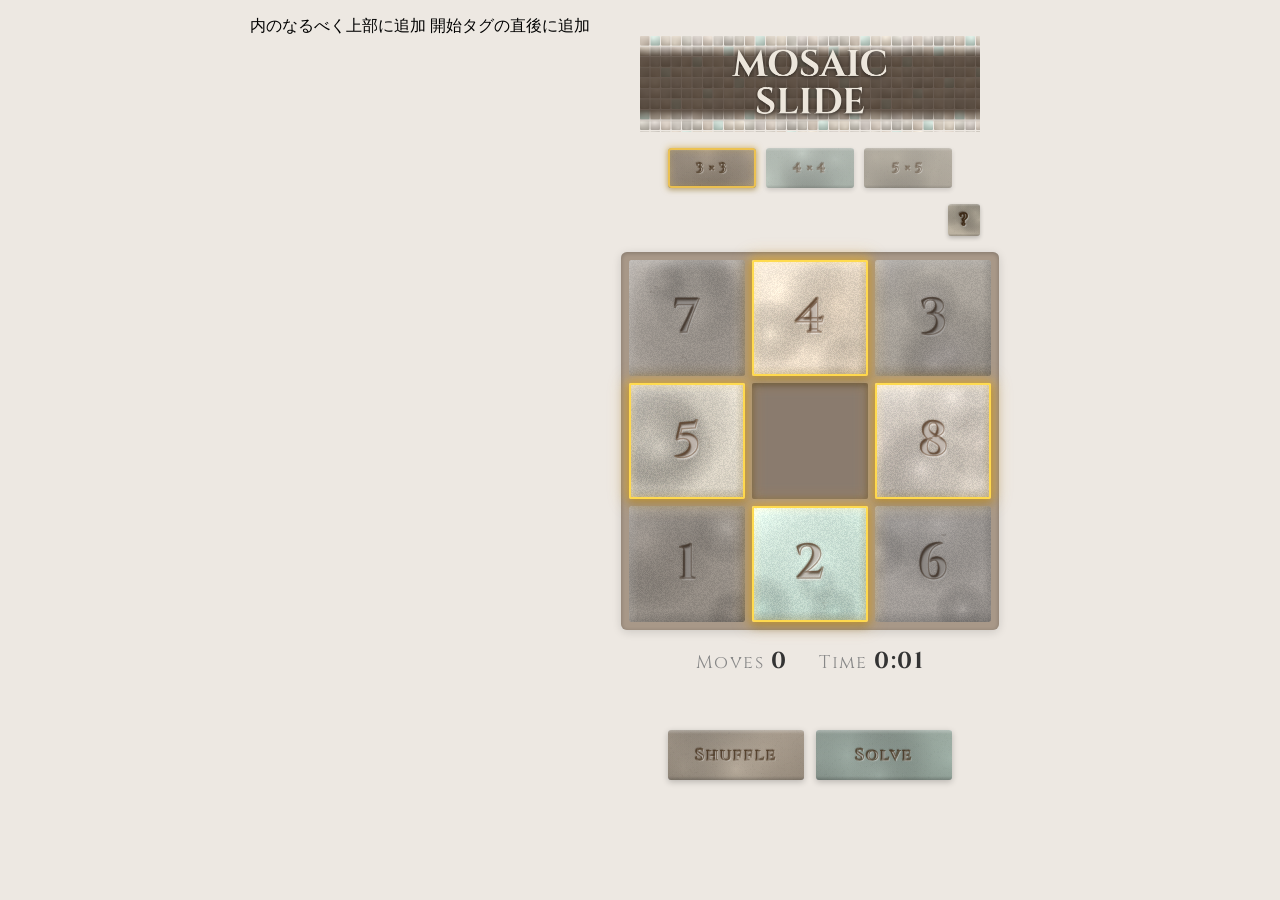
<file: Mosaic_Slide/index.html>
<!DOCTYPE html>
<html lang="ja">
<head>
  <!-- Google Tag Manager --><head>内のなるべく上部に追加
<script>(function(w,d,s,l,i){w[l]=w[l]||[];w[l].push({'gtm.start':
new Date().getTime(),event:'gtm.js'});var f=d.getElementsByTagName(s)[0],
j=d.createElement(s),dl=l!='dataLayer'?'&l='+l:'';j.async=true;j.src=
'https://www.googletagmanager.com/gtm.js?id='+i+dl;f.parentNode.insertBefore(j,f);
})(window,document,'script','dataLayer','GTM-PMQ3222B');</script>
<!-- End Google Tag Manager -->
<meta charset="utf-8">
<meta name="viewport" content="width=device-width, initial-scale=1.0">
<meta name="apple-mobile-web-app-capable" content="yes">
<meta name="apple-mobile-web-app-status-bar-style" content="default">
<meta name="apple-mobile-web-app-title" content="Mosaic Slide">
<link rel="apple-touch-icon" href="mosaic_slide_icon.png">
<title>Mosaic Slide</title>
<link href="https://fonts.googleapis.com/css2?family=Cinzel:wght@400;700&family=Raleway:wght@200;300&display=swap" rel="stylesheet">
<style>
*{box-sizing:border-box;margin:0;padding:0;}
body{background:#ede8e2;display:flex;justify-content:center;align-items:flex-start;min-height:100vh;padding:1rem 0 2rem;}
.cw{display:flex;flex-direction:column;align-items:center;padding:1.25rem 1rem 2rem;gap:1rem;font-family:'Raleway',sans-serif;width:100%;max-width:440px;}
.logo-area{width:100%;max-width:340px;}
.logo-area canvas{display:block;width:100%;height:auto;}

.level-row{display:flex;gap:10px;align-items:center;justify-content:center;}
.level-btn{position:relative;overflow:hidden;border:none;border-radius:3px;padding:0;cursor:pointer;width:88px;height:40px;flex-shrink:0;box-shadow:inset 1px 1px 0 rgba(255,255,255,0.45),inset -1px -1px 0 rgba(0,0,0,0.18),0 2px 5px rgba(0,0,0,0.2);transition:filter 0.12s,transform 0.1s;opacity:0.72;}
.level-btn canvas{position:absolute;inset:0;width:88px;height:40px;pointer-events:none;display:block;}
.level-btn span{position:relative;z-index:2;font-family:'Cinzel',serif;font-weight:700;font-size:13px;letter-spacing:0.1em;color:rgba(0,0,0,0);text-shadow:1px 1px 1px rgba(255,255,255,0.45),-1px -1px 1px rgba(50,30,12,0.55);-webkit-text-stroke:0.9px rgba(68,46,24,0.62);display:flex;align-items:center;justify-content:center;width:100%;height:100%;}
.level-btn:hover{filter:brightness(1.1);opacity:1;}
.level-btn.active{opacity:1;box-shadow:inset 1px 1px 0 rgba(255,255,255,0.45),inset -1px -1px 0 rgba(0,0,0,0.18),0 0 6px 1px rgba(210,160,45,0.5),0 2px 5px rgba(0,0,0,0.22);}
.level-btn.active::after{content:'';position:absolute;inset:0;border-radius:3px;box-shadow:inset 0 0 0 2px rgba(240,195,80,0.95),inset 0 0 8px rgba(225,180,60,0.4);z-index:3;pointer-events:none;}

.header-row{display:flex;align-items:center;justify-content:flex-end;width:100%;max-width:340px;}
.help-btn{width:32px;height:32px;border-radius:3px;border:none;padding:0;cursor:pointer;overflow:hidden;flex-shrink:0;box-shadow:inset 1px 1px 0 rgba(255,255,255,0.45),inset -1px -1px 0 rgba(0,0,0,0.18),0 2px 4px rgba(0,0,0,0.22);transition:filter 0.12s,transform 0.1s;position:relative;}
.help-btn canvas{display:block;position:absolute;inset:0;width:32px;height:32px;pointer-events:none;}
.help-btn:hover{filter:brightness(1.1);}
.help-btn:active{transform:scale(0.94);}

.board-wrap{width:100%;display:flex;justify-content:center;}
.board{display:grid;padding:8px;border-radius:6px;background:#a89888;box-shadow:inset 0 1px 4px rgba(0,0,0,0.22),0 2px 10px rgba(0,0,0,0.14);}
.tile{border-radius:2px;cursor:default;position:relative;overflow:hidden;transition:transform 0.12s ease,filter 0.15s,box-shadow 0.15s;}
.tile canvas{position:absolute;inset:0;width:100%;height:100%;border-radius:2px;pointer-events:none;display:block;}
.tile-num{position:absolute;inset:0;display:flex;align-items:center;justify-content:center;font-family:'Cinzel',serif;font-weight:700;line-height:1;pointer-events:none;z-index:4;color:rgba(0,0,0,0);}
.tile.locked{filter:brightness(0.82) saturate(0.7);}
.tile.movable{cursor:pointer;filter:brightness(1.12) saturate(1.1);overflow:visible;box-shadow:0 0 8px 2px rgba(210,160,45,0.55),0 0 18px 4px rgba(200,145,30,0.28),0 4px 10px rgba(0,0,0,0.28);z-index:2;}
.tile.movable::after{content:'';position:absolute;inset:0;border-radius:2px;box-shadow:inset 0 0 0 2px rgba(240,195,80,0.98),inset 0 0 10px rgba(225,180,60,0.45);z-index:5;pointer-events:none;}
.tile:hover.movable{transform:scale(0.96) translateY(-1px);}
.tile.empty{background:#8a7b6e;box-shadow:inset 0 2px 7px rgba(0,0,0,0.32);cursor:default;border-radius:2px;}

.info-row{display:flex;gap:2rem;font-family:'Cinzel',serif;font-weight:400;letter-spacing:0.08em;color:#888;}
.info-val{color:#333;font-weight:700;}
.win-msg{font-family:'Cinzel',serif;font-weight:400;letter-spacing:0.18em;color:transparent;min-height:1.2em;transition:color 0.4s;text-align:center;}
.win-msg.show{color:#666;}
.btn-row{display:flex;gap:12px;width:100%;max-width:340px;justify-content:center;}
.tile-btn{position:relative;overflow:hidden;border:none;border-radius:3px;padding:0;cursor:pointer;width:136px;height:50px;flex-shrink:0;box-shadow:inset 1px 1px 0 rgba(255,255,255,0.45),inset -1px -1px 0 rgba(0,0,0,0.18),0 2px 6px rgba(0,0,0,0.22);transition:filter 0.12s,transform 0.1s;}
.tile-btn canvas{position:absolute;inset:0;width:100%;height:100%;pointer-events:none;display:block;}
.tile-btn span{position:relative;z-index:2;font-family:'Cinzel',serif;font-weight:700;letter-spacing:0.12em;color:rgba(0,0,0,0);text-shadow:1px 1px 1px rgba(255,255,255,0.45),-1px -1px 1px rgba(50,30,12,0.55);-webkit-text-stroke:1px rgba(68,46,24,0.62);display:flex;align-items:center;justify-content:center;width:100%;height:100%;}
.tile-btn:hover{filter:brightness(1.1);}
.tile-btn:active{transform:scale(0.96);}

.modal-overlay{display:none;position:fixed;inset:0;background:rgba(0,0,0,0.4);z-index:100;align-items:center;justify-content:center;}
.modal-overlay.open{display:flex;}
.modal{background:#f5efe6;border:0.5px solid #c8b89a;border-radius:12px;padding:2rem 2rem 1.5rem;max-width:310px;width:90%;position:relative;}
.modal-section-title{font-family:'Cinzel',serif;font-weight:400;font-size:10px;letter-spacing:0.38em;color:#a08c72;text-transform:uppercase;margin:0 0 0.75rem;}
.modal-section-title.second{margin-top:1.25rem;}
.modal-body{font-family:'Raleway',sans-serif;font-weight:300;font-size:14px;line-height:1.85;color:#6b5a48;}
.modal-body ol{margin:0;padding-left:1.2em;}
.modal-body li{margin-bottom:0.4em;}
.modal-divider{border:none;border-top:0.5px solid #d8c8b0;margin:1.1rem 0;}
.modal-close{position:absolute;top:14px;right:14px;width:24px;height:24px;border-radius:50%;border:0.5px solid #c8b89a;background:transparent;color:#a08c72;font-size:14px;cursor:pointer;display:flex;align-items:center;justify-content:center;padding:0;transition:background 0.12s;font-family:sans-serif;}
.modal-close:hover{background:#ede3d6;color:#5a4535;}
.modal-hint{font-family:'Cinzel',serif;font-weight:400;font-size:10px;letter-spacing:0.14em;color:#a08c72;text-align:center;}
</style>
</head>
<body>
  <!-- Google Tag Manager (noscript) --><body>開始タグの直後に追加
<noscript><iframe src="https://www.googletagmanager.com/ns.html?id=GTM-PMQ3222B"
height="0" width="0" style="display:none;visibility:hidden"></iframe></noscript>
<!-- End Google Tag Manager (noscript) -->
<div class="cw" id="cw">
  <div class="logo-area"><canvas id="logo-c"></canvas></div>
  <div class="level-row">
    <button class="level-btn active" id="lvl-3" onclick="setLevel(3)"><span>3 × 3</span></button>
    <button class="level-btn" id="lvl-4" onclick="setLevel(4)"><span>4 × 4</span></button>
    <button class="level-btn" id="lvl-5" onclick="setLevel(5)"><span>5 × 5</span></button>
  </div>
  <div class="header-row">
    <button class="help-btn" id="help-btn" onclick="openModal()"></button>
  </div>
  <div class="board-wrap"><div class="board" id="board"></div></div>
  <div class="info-row" id="info-row">
    <span>Moves&nbsp;<span class="info-val" id="moves">0</span></span>
    <span>Time&nbsp;<span class="info-val" id="timer">0:00</span></span>
  </div>
  <div class="win-msg" id="winmsg"></div>
  <div class="btn-row">
    <button class="tile-btn" id="btn-shuffle" onclick="shuffle()"><span>Shuffle</span></button>
    <button class="tile-btn" id="btn-solve" onclick="resetBoard()"><span>Solve</span></button>
  </div>
</div>

<div class="modal-overlay" id="modal-overlay" onclick="handleOverlayClick(event)">
  <div class="modal">
    <button class="modal-close" onclick="closeModal()">×</button>
    <p class="modal-section-title">How to play</p>
    <div class="modal-body"><ol>
      <li>明るいタイルをクリックして空きマスへ移動</li>
      <li>数字を左上から順に並べればクリア</li>
    </ol></div>
    <hr class="modal-divider">
    <p class="modal-section-title second">Tips</p>
    <div class="modal-body"><ol>
      <li>まず上段を左から順に固定する</li>
      <li>次に中段を固定していく</li>
      <li>最後の行は空きマスを回すように動かすと揃いやすい</li>
    </ol></div>
    <hr class="modal-divider">
    <p class="modal-hint">Shuffle で新しい配置 · Solve で解答表示</p>
  </div>
</div>

<script>
class Rng{constructor(s){this.s=s%2147483647||1;}next(){this.s=this.s*16807%2147483647;return(this.s-1)/2147483646;}int(a,b){return Math.floor(this.next()*(b-a+1))+a;}}
function hexRgb(h){return[parseInt(h.slice(1,3),16),parseInt(h.slice(3,5),16),parseInt(h.slice(5,7),16)];}
function lighten(hex,a){const[r,g,b]=hexRgb(hex);return`rgb(${Math.min(255,r+a*255)},${Math.min(255,g+a*255)},${Math.min(255,b+a*255)})`;}
function darken(hex,a){const[r,g,b]=hexRgb(hex);return`rgb(${Math.max(0,r-a*255)},${Math.max(0,g-a*255)},${Math.max(0,b-a*255)})`;}

let currentLevel=3;

function calcTileSize(n){
  const avail=Math.min(document.getElementById('cw').clientWidth-32,380);
  const padding=16,gapTotal=(n-1)*(n<=3?7:n<=4?5:4);
  return Math.floor((avail-padding-gapTotal)/n);
}
function getTileConfig(n){
  const ts=calcTileSize(n),gap=n<=3?7:n<=4?5:4;
  return{tileSize:ts,gap,fontSize:Math.max(12,Math.floor(ts*0.42)),strokeW:Math.max(0.7,ts*0.012)};
}

function drawMosaicSurface(canvas,w,h,palIdx,seed){
  canvas.width=w;canvas.height=h;canvas.style.width=w+'px';canvas.style.height=h+'px';
  const ctx=canvas.getContext('2d'),W=w,H=h;
  const PALS=[['#c8b8a5','#ddd0be','#b5a592'],['#b8ccbf','#cdddd4','#a5b8af'],['#c4baa8','#dad0bc','#b0a895']];
  const pal=PALS[palIdx%PALS.length],r=new Rng(seed);
  ctx.fillStyle=pal[0];ctx.fillRect(0,0,W,H);
  for(let i=0;i<4;i++){const gx=r.next()*W,gy=r.next()*H,rad=W*0.6+r.next()*W*0.3;const g=ctx.createRadialGradient(gx,gy,0,gx,gy,rad);const pick=r.next()>0.5?pal[1]:pal[2];const[rr,gg,bb]=hexRgb(pick);g.addColorStop(0,`rgba(${rr},${gg},${bb},${0.38+r.next()*0.2})`);g.addColorStop(1,'rgba(0,0,0,0)');ctx.fillStyle=g;ctx.fillRect(0,0,W,H);}
  for(let i=0;i<W*H*0.3;i++){const x=r.next()*W,y=r.next()*H,a=(r.next()-0.5)*0.07;ctx.fillStyle=a>0?`rgba(255,255,255,${a})`:`rgba(0,0,0,${-a})`;ctx.fillRect(x,y,1,1);}
  const bv=ctx.createLinearGradient(0,0,0,H);bv.addColorStop(0,'rgba(255,255,255,0.32)');bv.addColorStop(0.08,'rgba(255,255,255,0.06)');bv.addColorStop(0.92,'rgba(0,0,0,0.04)');bv.addColorStop(1,'rgba(0,0,0,0.22)');ctx.fillStyle=bv;ctx.fillRect(0,0,W,H);
}

function drawHelpBtn(){
  const btn=document.getElementById('help-btn');btn.innerHTML='';
  const cvs=document.createElement('canvas');
  drawMosaicSurface(cvs,32,32,2,555);btn.appendChild(cvs);
  const ctx=cvs.getContext('2d');ctx.font='bold 17px Cinzel,serif';ctx.textAlign='center';ctx.textBaseline='middle';
  ctx.shadowColor='rgba(255,255,255,0.5)';ctx.shadowOffsetX=1;ctx.shadowOffsetY=1;ctx.shadowBlur=1;ctx.strokeStyle='rgba(55,35,15,0.65)';ctx.lineWidth=1.4;ctx.strokeText('?',16,17);
  ctx.shadowColor='rgba(35,18,5,0.7)';ctx.shadowOffsetX=-1;ctx.shadowOffsetY=-1;ctx.shadowBlur=1;ctx.strokeText('?',16,17);
}

function drawLevelBtns(){
  [['lvl-3',0,301],['lvl-4',1,401],['lvl-5',2,501]].forEach(([id,pi,seed])=>{
    const btn=document.getElementById(id);const old=btn.querySelector('canvas');if(old)old.remove();
    const cvs=document.createElement('canvas');
    drawMosaicSurface(cvs,88,40,pi,seed);btn.insertBefore(cvs,btn.firstChild);
  });
}

function drawMainBtns(){
  [['btn-shuffle',0,101],['btn-solve',1,202]].forEach(([id,pi,seed])=>{
    const btn=document.getElementById(id);const old=btn.querySelector('canvas');if(old)old.remove();
    const cvs=document.createElement('canvas');
    drawMosaicSurface(cvs,136,50,pi,seed);btn.insertBefore(cvs,btn.firstChild);
  });
}

function drawLogo(){
  const canvas=document.getElementById('logo-c');
  const avail=Math.min(document.getElementById('cw').clientWidth-32,340);
  const W2=avail*2,H2=Math.round(avail*2*(180/640));
  canvas.width=W2;canvas.height=H2;
  canvas.style.width=avail+'px';canvas.style.height=Math.round(avail*(180/640))+'px';
  const ctx=canvas.getContext('2d'),W=W2,H=H2;
  const pal=['#d4c5b5','#c8ddd2','#d8ccbc','#e2d4c2','#cec8bc','#d2c8c0','#daccbe','#d0c8be','#bfb8ae','#c8c0b4'];
  const ts=Math.round(W/36),gap=Math.round(ts/8)||1;let ci=0;const rg=new Rng(7);
  for(let y=0;y<H;y+=ts+gap){for(let x=0;x<W;x+=ts+gap){
    const col=pal[ci%pal.length];ci++;
    ctx.save();ctx.beginPath();ctx.roundRect(x,y,ts,ts,2);ctx.clip();
    const grd=ctx.createRadialGradient(x+rg.next()*ts,y+rg.next()*ts,0,x+ts/2,y+ts/2,ts);
    grd.addColorStop(0,lighten(col,0.12));grd.addColorStop(1,darken(col,0.08));
    ctx.fillStyle=grd;ctx.fillRect(x,y,ts,ts);
    const bvt=ctx.createLinearGradient(x,y,x,y+ts);bvt.addColorStop(0,'rgba(255,255,255,0.28)');bvt.addColorStop(1,'rgba(0,0,0,0.18)');
    ctx.fillStyle=bvt;ctx.fillRect(x,y,ts,ts);ctx.restore();
  }}
  const band=ctx.createLinearGradient(0,H*0.1,0,H*0.9);band.addColorStop(0,'rgba(55,40,28,0)');band.addColorStop(0.15,'rgba(55,40,28,0.74)');band.addColorStop(0.85,'rgba(55,40,28,0.74)');band.addColorStop(1,'rgba(55,40,28,0)');ctx.fillStyle=band;ctx.fillRect(0,0,W,H);
  const fs=Math.round(H*0.38);
  ['MOSAIC','SLIDE'].forEach((w,i)=>{ctx.save();ctx.font=`bold ${fs}px Cinzel,serif`;ctx.textAlign='center';ctx.textBaseline='middle';ctx.fillStyle='rgba(245,238,228,0.96)';ctx.shadowColor='rgba(0,0,0,0.55)';ctx.shadowOffsetX=0;ctx.shadowOffsetY=2;ctx.shadowBlur=7;ctx.fillText(w,W/2,i===0?H*0.33:H*0.72);ctx.restore();});
}

function resizeInfoRow(){
  const avail=Math.min(document.getElementById('cw').clientWidth-32,380);
  const fs=Math.max(14,Math.round(avail*0.048));
  document.getElementById('info-row').style.fontSize=fs+'px';
  document.querySelectorAll('.info-val').forEach(el=>el.style.fontSize=Math.round(fs*1.25)+'px');
  document.querySelectorAll('.tile-btn span').forEach(el=>el.style.fontSize=Math.max(13,Math.round(avail*0.042))+'px');
}

const PALETTES=[['#d4c5b5','#e8ddd0','#c2b0a0'],['#c8ddd2','#ddeee6','#b0ccc0'],['#d8ccbc','#ecdfe0','#c0b0a0'],['#e2d4c2','#f0e4d0','#d0bfaa'],['#cec8bc','#e2ddd2','#b8b0a4'],['#d2c8c0','#e6ddd8','#beb0a8'],['#daccbe','#eee0d0','#c8b8a8'],['#d0c8be','#e4dcd6','#bcb0a8'],['#c4beb5','#d8d4ca','#b0a8a0'],['#cac2b4','#dedad0','#b8b0a4'],['#c0b8ae','#d4d0c8','#acaaa2'],['#c8c0b5','#dcd8ce','#b4b0a8']];
function hexToRgb2(h){return[parseInt(h.slice(1,3),16),parseInt(h.slice(3,5),16),parseInt(h.slice(5,7),16)];}

function drawTile(canvas,pal,seed,size,fontSize,strokeW){
  const W=size,H=size;canvas.width=W;canvas.height=H;canvas.style.width=W+'px';canvas.style.height=H+'px';
  const ctx=canvas.getContext('2d'),r=new Rng(seed);
  ctx.fillStyle=pal[0];ctx.fillRect(0,0,W,H);
  for(let i=0;i<4;i++){const gx=r.next()*W,gy=r.next()*H,rad=20+r.next()*W*0.5;const g=ctx.createRadialGradient(gx,gy,0,gx,gy,rad);const pick=r.next()>0.5?pal[1]:pal[2];const[rr,gg,bb]=hexToRgb2(pick);g.addColorStop(0,`rgba(${rr},${gg},${bb},${0.3+r.next()*0.25})`);g.addColorStop(1,'rgba(0,0,0,0)');ctx.fillStyle=g;ctx.fillRect(0,0,W,H);}
  const imgd=ctx.getImageData(0,0,W,H),d=imgd.data;
  for(let i=0;i<d.length;i+=4){const n=(r.next()-0.5)*24;d[i]=Math.max(0,Math.min(255,d[i]+n));d[i+1]=Math.max(0,Math.min(255,d[i+1]+n*0.9));d[i+2]=Math.max(0,Math.min(255,d[i+2]+n*0.8));}
  ctx.putImageData(imgd,0,0);
  const bv=ctx.createLinearGradient(0,0,0,H);bv.addColorStop(0,'rgba(255,255,255,0.3)');bv.addColorStop(0.1,'rgba(255,255,255,0.07)');bv.addColorStop(0.9,'rgba(0,0,0,0.05)');bv.addColorStop(1,'rgba(0,0,0,0.2)');ctx.fillStyle=bv;ctx.fillRect(0,0,W,H);
  const bh=ctx.createLinearGradient(0,0,W,0);bh.addColorStop(0,'rgba(255,255,255,0.18)');bh.addColorStop(0.08,'rgba(255,255,255,0.04)');bh.addColorStop(0.92,'rgba(0,0,0,0.02)');bh.addColorStop(1,'rgba(0,0,0,0.14)');ctx.fillStyle=bh;ctx.fillRect(0,0,W,H);
  if(W>=60){const nc=r.int(1,2);for(let c=0;c<nc;c++){let px=r.next()*W,py=r.next()*H;ctx.beginPath();ctx.moveTo(px,py);const segs=r.int(2,5);for(let s=0;s<segs;s++){px+=r.next()*10-5;py+=r.next()*8-3;px=Math.max(1,Math.min(W-1,px));py=Math.max(1,Math.min(H-1,py));ctx.lineTo(px,py);}ctx.strokeStyle='rgba(50,30,15,0.2)';ctx.lineWidth=0.4;ctx.stroke();}}
  const sh=ctx.createLinearGradient(0,0,W*0.55,H*0.55);sh.addColorStop(0,'rgba(255,255,255,0.16)');sh.addColorStop(0.5,'rgba(255,255,255,0.03)');sh.addColorStop(1,'rgba(0,0,0,0)');ctx.fillStyle=sh;ctx.fillRect(0,0,W,H);
}

let tiles=[],moves=0,timerVal=0,timerInterval=null,won=false,seeds=[];

function setLevel(n){
  currentLevel=n;
  [3,4,5].forEach(l=>document.getElementById('lvl-'+l).classList.toggle('active',l===n));
  shuffle();
}

function shuffle(){
  const n=currentLevel,total=n*n;
  won=false;moves=0;
  document.getElementById('moves').textContent='0';
  document.getElementById('winmsg').textContent='';document.getElementById('winmsg').classList.remove('show');
  clearInterval(timerInterval);timerVal=0;document.getElementById('timer').textContent='0:00';
  seeds=Array.from({length:total-1},()=>Math.floor(Math.random()*99998)+1);
  tiles=Array.from({length:total},(_,i)=>i);
  for(let i=0;i<500+n*100;i++){const emp=tiles.indexOf(total-1);const nb=getNeighbors(emp,n);const pk=nb[Math.floor(Math.random()*nb.length)];[tiles[emp],tiles[pk]]=[tiles[pk],tiles[emp]];}
  render();
  timerInterval=setInterval(()=>{timerVal++;const m=Math.floor(timerVal/60),s=timerVal%60;document.getElementById('timer').textContent=m+':'+String(s).padStart(2,'0');},1000);
}

function getNeighbors(i,n){const row=Math.floor(i/n),col=i%n,nb=[];if(row>0)nb.push(i-n);if(row<n-1)nb.push(i+n);if(col>0)nb.push(i-1);if(col<n-1)nb.push(i+1);return nb;}

function tryMove(i){
  if(won)return;const n=currentLevel,emp=tiles.indexOf(n*n-1);
  if(getNeighbors(emp,n).includes(i)){[tiles[emp],tiles[i]]=[tiles[i],tiles[emp]];moves++;document.getElementById('moves').textContent=moves;render();checkWin();}
}

function checkWin(){
  if(tiles.every((v,i)=>v===i)){won=true;clearInterval(timerInterval);document.getElementById('winmsg').textContent='Complete — '+moves+' moves';document.getElementById('winmsg').classList.add('show');}
}

function resetBoard(){
  const n=currentLevel,total=n*n;
  tiles=Array.from({length:total},(_,i)=>i);
  won=true;clearInterval(timerInterval);render();
  document.getElementById('winmsg').textContent='Solved';document.getElementById('winmsg').classList.add('show');
}

function render(){
  const n=currentLevel,cfg=getTileConfig(n),{tileSize,fontSize,gap,strokeW}=cfg,total=n*n;
  const board=document.getElementById('board');board.innerHTML='';
  board.style.gridTemplateColumns=`repeat(${n},${tileSize}px)`;
  board.style.gridTemplateRows=`repeat(${n},${tileSize}px)`;
  board.style.gap=gap+'px';
  document.getElementById('winmsg').style.fontSize=Math.max(13,tileSize*0.15)+'px';
  const emp=tiles.indexOf(total-1),mv=getNeighbors(emp,n);
  tiles.forEach((v,i)=>{
    const div=document.createElement('div');div.style.width=tileSize+'px';div.style.height=tileSize+'px';
    if(v===total-1){div.className='tile empty';}
    else{
      const isMovable=mv.includes(i);
      div.className='tile '+(isMovable?'movable':'locked');
      const cvs=document.createElement('canvas');div.appendChild(cvs);
      drawTile(cvs,PALETTES[v%PALETTES.length],seeds[v]||v+1,tileSize,fontSize,strokeW);
      const sp=document.createElement('span');sp.className='tile-num';
      sp.style.fontSize=fontSize+'px';
      sp.style.textShadow='1px 2px 2px rgba(255,255,255,0.5),-1px -1px 1px rgba(55,35,20,0.6),0 1px 4px rgba(55,35,20,0.3)';
      sp.style.webkitTextStroke=strokeW+'px rgba(85,60,40,0.5)';
      sp.textContent=v+1;div.appendChild(sp);
      if(isMovable) div.onclick=()=>tryMove(i);
    }
    board.appendChild(div);
  });
}

function openModal(){document.getElementById('modal-overlay').classList.add('open');}
function closeModal(){document.getElementById('modal-overlay').classList.remove('open');}
function handleOverlayClick(e){if(e.target===document.getElementById('modal-overlay'))closeModal();}

let resizeTimer;
window.addEventListener('resize',()=>{clearTimeout(resizeTimer);resizeTimer=setTimeout(()=>{drawLogo();drawLevelBtns();drawMainBtns();resizeInfoRow();render();},150);});

document.fonts.ready.then(()=>{
  drawLogo();drawHelpBtn();
  setTimeout(()=>{drawLevelBtns();drawMainBtns();resizeInfoRow();shuffle();},50);
});
</script>
</body>
</html>
</file>
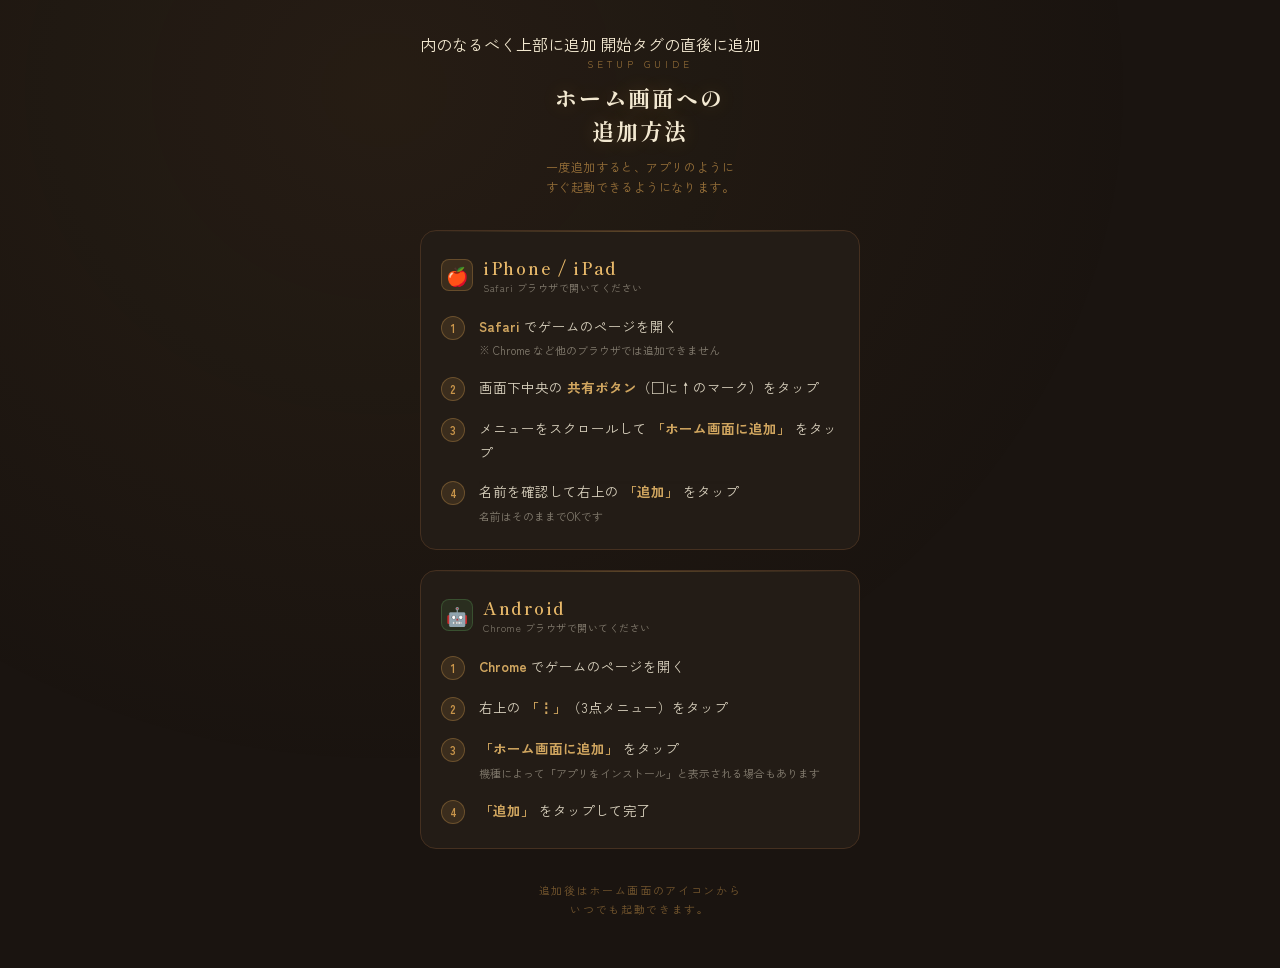
<file: LightsOut/LO_howtoadd.html>
<!DOCTYPE html>
<html lang="ja">
<head>
  <!-- Google Tag Manager --><head>内のなるべく上部に追加
<script>(function(w,d,s,l,i){w[l]=w[l]||[];w[l].push({'gtm.start':
new Date().getTime(),event:'gtm.js'});var f=d.getElementsByTagName(s)[0],
j=d.createElement(s),dl=l!='dataLayer'?'&l='+l:'';j.async=true;j.src=
'https://www.googletagmanager.com/gtm.js?id='+i+dl;f.parentNode.insertBefore(j,f);
})(window,document,'script','dataLayer','GTM-PMQ3222B');</script>
<!-- End Google Tag Manager -->
<meta charset="UTF-8">
<meta name="viewport" content="width=device-width, initial-scale=1.0">
<title>ホーム画面への追加方法</title>
<link href="https://fonts.googleapis.com/css2?family=Shippori+Mincho:wght@600;800&family=Zen+Kaku+Gothic+New:wght@400;700&display=swap" rel="stylesheet">
<style>
  :root {
    --bg: #1a1410;
    --bg2: #231c16;
    --gold: #c9954a;
    --gold2: #e8b96a;
    --off-border: #453020;
    --paper: #f5edd8;
  }
  * { margin: 0; padding: 0; box-sizing: border-box; }
  body {
    background: var(--bg);
    min-height: 100vh;
    font-family: 'Zen Kaku Gothic New', sans-serif;
    color: var(--paper);
    padding: 32px 20px 48px;
    max-width: 480px;
    margin: 0 auto;
  }
  body::before {
    content: '';
    position: fixed;
    inset: 0;
    background: radial-gradient(ellipse at 30% 10%, rgba(201,149,74,0.07) 0%, transparent 60%);
    pointer-events: none;
  }

  .header {
    text-align: center;
    margin-bottom: 32px;
  }
  .header-sub {
    font-size: 10px;
    letter-spacing: 0.4em;
    color: var(--gold);
    opacity: 0.7;
    margin-bottom: 10px;
  }
  .header h1 {
    font-family: 'Shippori Mincho', serif;
    font-size: 22px;
    font-weight: 800;
    color: var(--paper);
    letter-spacing: 0.1em;
    line-height: 1.5;
    text-shadow: 0 0 20px rgba(245,200,66,0.2);
  }
  .header-note {
    font-size: 12px;
    color: var(--gold);
    opacity: 0.7;
    margin-top: 10px;
    letter-spacing: 0.05em;
    line-height: 1.7;
  }

  .divider {
    height: 1px;
    background: linear-gradient(90deg, transparent, var(--off-border), transparent);
    margin: 28px 0;
  }

  /* OSセクション */
  .os-section {
    background: var(--bg2);
    border: 1px solid var(--off-border);
    border-radius: 16px;
    padding: 24px 20px;
    margin-bottom: 20px;
    position: relative;
    overflow: hidden;
  }
  .os-section::before {
    content: '';
    position: absolute;
    top: 0; left: 0; right: 0;
    height: 1px;
    background: linear-gradient(90deg, transparent, rgba(201,149,74,0.35), transparent);
  }

  .os-label {
    display: flex;
    align-items: center;
    gap: 10px;
    margin-bottom: 20px;
  }
  .os-icon {
    width: 32px;
    height: 32px;
    border-radius: 8px;
    display: flex;
    align-items: center;
    justify-content: center;
    font-size: 18px;
    flex-shrink: 0;
  }
  .os-icon.ios { background: rgba(201,149,74,0.15); border: 1px solid rgba(201,149,74,0.3); }
  .os-icon.android { background: rgba(100,180,100,0.12); border: 1px solid rgba(100,180,100,0.25); }

  .os-name {
    font-family: 'Shippori Mincho', serif;
    font-size: 17px;
    font-weight: 600;
    color: var(--gold2);
    letter-spacing: 0.1em;
  }
  .os-sub {
    font-size: 10px;
    color: var(--paper);
    opacity: 0.45;
    letter-spacing: 0.05em;
  }

  /* ステップ */
  .step {
    display: flex;
    gap: 14px;
    align-items: flex-start;
    margin-bottom: 16px;
  }
  .step:last-child { margin-bottom: 0; }

  .step-num {
    width: 24px;
    height: 24px;
    border-radius: 50%;
    background: rgba(201,149,74,0.15);
    border: 1px solid rgba(201,149,74,0.35);
    display: flex;
    align-items: center;
    justify-content: center;
    font-size: 11px;
    font-weight: 700;
    color: var(--gold);
    flex-shrink: 0;
    margin-top: 1px;
  }

  .step-body { flex: 1; }

  .step-text {
    font-size: 13.5px;
    line-height: 1.75;
    color: var(--paper);
    opacity: 0.88;
  }

  .step-text em {
    font-style: normal;
    color: var(--gold2);
    font-weight: 700;
  }

  .step-note {
    font-size: 11px;
    color: var(--paper);
    opacity: 0.45;
    margin-top: 4px;
    line-height: 1.6;
  }

  /* フッター */
  .footer {
    text-align: center;
    margin-top: 32px;
  }
  .footer-text {
    font-size: 11px;
    color: var(--gold);
    opacity: 0.5;
    letter-spacing: 0.15em;
    line-height: 1.8;
  }
</style>
</head>
<body>
<!-- Google Tag Manager (noscript) --><body>開始タグの直後に追加
<noscript><iframe src="https://www.googletagmanager.com/ns.html?id=GTM-PMQ3222B"
height="0" width="0" style="display:none;visibility:hidden"></iframe></noscript>
<!-- End Google Tag Manager (noscript) -->
<div class="header">
  <div class="header-sub">SETUP GUIDE</div>
  <h1>ホーム画面への<br>追加方法</h1>
  <div class="header-note">
    一度追加すると、アプリのように<br>すぐ起動できるようになります。
  </div>
</div>

<!-- iPhone / Safari -->
<div class="os-section">
  <div class="os-label">
    <div class="os-icon ios">🍎</div>
    <div>
      <div class="os-name">iPhone / iPad</div>
      <div class="os-sub">Safari ブラウザで開いてください</div>
    </div>
  </div>

  <div class="step">
    <div class="step-num">1</div>
    <div class="step-body">
      <div class="step-text"><em>Safari</em> でゲームのページを開く</div>
      <div class="step-note">※ Chrome など他のブラウザでは追加できません</div>
    </div>
  </div>

  <div class="step">
    <div class="step-num">2</div>
    <div class="step-body">
      <div class="step-text">画面下中央の <em>共有ボタン</em>（□に↑のマーク）をタップ</div>
    </div>
  </div>

  <div class="step">
    <div class="step-num">3</div>
    <div class="step-body">
      <div class="step-text">メニューをスクロールして <em>「ホーム画面に追加」</em> をタップ</div>
    </div>
  </div>

  <div class="step">
    <div class="step-num">4</div>
    <div class="step-body">
      <div class="step-text">名前を確認して右上の <em>「追加」</em> をタップ</div>
      <div class="step-note">名前はそのままでOKです</div>
    </div>
  </div>
</div>

<!-- Android / Chrome -->
<div class="os-section">
  <div class="os-label">
    <div class="os-icon android">🤖</div>
    <div>
      <div class="os-name">Android</div>
      <div class="os-sub">Chrome ブラウザで開いてください</div>
    </div>
  </div>

  <div class="step">
    <div class="step-num">1</div>
    <div class="step-body">
      <div class="step-text"><em>Chrome</em> でゲームのページを開く</div>
    </div>
  </div>

  <div class="step">
    <div class="step-num">2</div>
    <div class="step-body">
      <div class="step-text">右上の <em>「⋮」</em>（3点メニュー）をタップ</div>
    </div>
  </div>

  <div class="step">
    <div class="step-num">3</div>
    <div class="step-body">
      <div class="step-text"><em>「ホーム画面に追加」</em> をタップ</div>
      <div class="step-note">機種によって「アプリをインストール」と表示される場合もあります</div>
    </div>
  </div>

  <div class="step">
    <div class="step-num">4</div>
    <div class="step-body">
      <div class="step-text"><em>「追加」</em> をタップして完了</div>
    </div>
  </div>
</div>

<div class="footer">
  <div class="footer-text">
    追加後はホーム画面のアイコンから<br>いつでも起動できます。
  </div>
</div>

</body>
</html>
</file>
<file: style.css>
/* 
  Fomalhaut Archive: デザインシステム
  コンセプトタイトル：『Archive of the Silent Observer（静かな観測者のアーカイブ）』
*/

:root {
  --deep-void: #0D0F12;
  --pale-ash: #D8E0E8;
  --cyan-pulse: #00E5FF;
  --amber-glow: #FFB03A;
  --void-violet: #8B5CF6;
  --card-bg: rgba(20, 24, 32, 0.75);
  --glass-bg: rgba(25, 30, 45, 0.45);
  
  --font-jp: 'Shippori Mincho', 'Noto Sans JP', serif;
  --font-en: 'EB Garamond', serif;
  --font-mono: 'VT323', monospace;
  --font-cinzel: 'Cinzel', serif;
  --font-jetbrains: 'JetBrains Mono', monospace;
}

* {
  margin: 0;
  padding: 0;
  box-sizing: border-box;
}

body {
  background-color: #0b0d12;
  background-image: 
    radial-gradient(circle at 50% 15%, rgba(0, 229, 255, 0.05) 0%, transparent 60%),
    radial-gradient(circle at 80% 80%, rgba(255, 176, 58, 0.03) 0%, transparent 50%),
    linear-gradient(rgba(11,13,18,0.75), rgba(11,13,18,0.9) 40%, rgba(11,13,18,0.97) 100%),
    url('assets/bg/header_starry_sky.jpg');
  background-size: auto, auto, cover, cover;
  background-position: center, center, center 60%, center 60%;
  background-repeat: no-repeat;
  background-attachment: fixed;
}

/* モバイルではbackground-attachment: fixedが不安定なため、scrollに切り替え */
@media (max-width: 768px) {
  body {
    background-attachment: scroll, scroll, scroll, scroll;
  }
}

/* 粒状のノイズテクスチャ（有機的な粒子ノイズ） */
body::after {
  content: "";
  position: fixed;
  top: 0; left: 0; width: 100%; height: 100%;
  background-image: url("data:image/svg+xml;utf8,<svg xmlns='http://www.w3.org/2000/svg'><filter id='n'><feTurbulence type='fractalNoise' baseFrequency='0.85' numOctaves='3' stitchTiles='stitch'/></filter><rect width='100%25' height='100%25' filter='url(%23n)'/></svg>");
  opacity: 0.035;
  z-index: 9998;
  pointer-events: none;
  mix-blend-mode: overlay;
}

/* CRTスキャンライン・オーバーレイ（微弱アニメーション付き） */
body::before {
  content: " ";
  display: block;
  position: fixed;
  top: 0;
  left: 0;
  bottom: 0;
  right: 0;
  background: linear-gradient(rgba(13, 15, 18, 0) 50%, rgba(0, 0, 0, 0.3) 50%), 
              linear-gradient(90deg, rgba(0, 229, 255, 0.03), rgba(139, 92, 246, 0.01), rgba(255, 176, 58, 0.03));
  z-index: 9999;
  background-size: 100% 4px, 4px 100%;
  pointer-events: none;
  opacity: 0.8;
}

/* ジッターエフェクト共通クラス */
.jitter {
  animation: jitter-anim 0.2s infinite;
}

@keyframes jitter-anim {
  0% { transform: translate(0, 0); }
  20% { transform: translate(-1px, 1px); }
  40% { transform: translate(1px, -1px); }
  60% { transform: translate(-1px, -1px); }
  80% { transform: translate(1px, 1px); }
  100% { transform: translate(0, 0); }
}

/* コンテナ */
.container {
  max-width: 1100px;
  margin: 0 auto;
  padding: 50px 20px;
}

/* ヘッダー / 観測室入口 */
.observer-header {
  text-align: center;
  margin-bottom: 70px;
  border-bottom: 1px solid rgba(216, 224, 232, 0.15);
  padding-bottom: 40px;
}

.terminal-status-bar {
  font-family: var(--font-jetbrains);
  font-size: 1.1rem;
  color: var(--cyan-pulse);
  margin-bottom: 15px;
  display: flex;
  justify-content: center;
  gap: 30px;
  letter-spacing: 1px;
}

.status-indicator {
  animation: status-flicker 2.5s infinite alternate;
}

@keyframes status-flicker {
  0%, 100% { opacity: 1; text-shadow: 0 0 8px var(--cyan-pulse); }
  50% { opacity: 0.6; text-shadow: none; }
}

.logo {
  font-family: var(--font-cinzel);
  font-weight: 600;
  font-size: 3.5rem;
  color: var(--pale-ash);
  letter-spacing: 2px;
  margin-bottom: 5px;
  text-shadow: 0 0 15px rgba(216, 224, 232, 0.3), 0 0 30px rgba(0, 229, 255, 0.2);
}

.logo-sub {
  font-family: var(--font-jetbrains);
  font-size: 1rem;
  color: rgba(216, 224, 232, 0.6);
  letter-spacing: 3px;
  text-transform: uppercase;
}

/* セクション共通 */
section {
  margin-bottom: 70px;
  padding: 40px 35px;
  background: rgba(20, 24, 32, 0.4);
  border: 1px solid rgba(216, 224, 232, 0.08);
  border-radius: 6px;
  backdrop-filter: blur(12px);
}

h2 {
  font-family: var(--font-en);
  font-style: italic;
  font-size: 1.5rem;
  margin-bottom: 25px;
  color: var(--cyan-pulse);
  border-bottom: 1px solid rgba(216, 224, 232, 0.1);
  padding-bottom: 12px;
  display: flex;
  align-items: center;
  gap: 1rem;
  letter-spacing: 1px;
}

h2 .divider {
  font-size: 1rem;
  opacity: 0.5;
  font-family: var(--font-mono);
}

h2 .jp-text {
  font-family: var(--font-jp);
  font-size: 1.1rem;
  font-weight: 600;
  transform: translateY(-2px);
  color: var(--pale-ash);
}

/* 記録庫（セクション群） */
.vault-intro {
  font-size: 0.95rem;
  color: rgba(216, 224, 232, 0.7);
  margin-bottom: 35px;
}

.sector-block {
  margin-bottom: 50px;
  padding: 30px;
  background: rgba(13, 15, 18, 0.6);
  border: 1px solid rgba(216, 224, 232, 0.1);
  border-radius: 8px;
  position: relative;
}

.sector-header {
  margin-bottom: 20px;
}

.sector-title-row {
  display: flex;
  justify-content: space-between;
  align-items: baseline;
  flex-wrap: wrap;
  gap: 10px;
  margin-bottom: 8px;
}

.sector-title {
  font-family: var(--font-en);
  font-size: 1.4rem;
  color: var(--pale-ash);
}

.sector-subtitle {
  font-family: var(--font-mono);
  font-size: 0.9rem;
  color: var(--cyan-pulse);
  letter-spacing: 1px;
}

.sector-desc {
  font-size: 0.9rem;
  color: rgba(216, 224, 232, 0.75);
  line-height: 1.6;
}

/* 6エリア別カードデザイン仕様 */
.sector-cards-grid {
  display: grid;
  grid-template-columns: repeat(auto-fit, minmax(280px, 1fr));
  gap: 20px;
  margin-top: 20px;
}

/* 共通アーカイブカード */
.archive-card {
  background: linear-gradient(180deg, rgba(20, 26, 36, 0.75) 0%, rgba(12, 16, 23, 0.85) 100%);
  box-shadow: 0 16px 40px rgba(0, 0, 0, 0.6);
  backdrop-filter: blur(8px) saturate(140%);
  -webkit-backdrop-filter: blur(8px) saturate(140%);
  border: 1px solid rgba(216, 224, 232, 0.15);
  border-radius: 6px;
  padding: 22px;
  transition: all 0.4s ease, box-shadow 0.4s ease, border-color 0.4s ease;
  position: relative;
  overflow: hidden;
  text-decoration: none;
  color: inherit;
  display: flex;
  flex-direction: column;
}

.card-meta-top {
  font-family: var(--font-mono);
  font-size: 0.8rem;
  color: var(--cyan-pulse);
  margin-bottom: 8px;
  letter-spacing: 1px;
}

.card-title {
  font-size: 1.05rem;
  font-weight: 700;
  margin-bottom: 12px;
  color: var(--pale-ash);
}

.card-details {
  font-family: var(--font-mono);
  font-size: 0.85rem;
  color: rgba(216, 224, 232, 0.6);
  margin-top: auto;
  padding-top: 15px;
  border-top: 1px dashed rgba(216, 224, 232, 0.1);
  display: flex;
  justify-content: space-between;
}

/* 1. 深部アーカイブ (Deep Sector): 重厚フレーム、深いグラデーション */
.sector-deep_sector .archive-card {
  background: linear-gradient(135deg, rgba(15, 20, 30, 0.95), rgba(8, 10, 15, 0.95));
  border: 2px solid rgba(0, 229, 255, 0.3);
  box-shadow: inset 0 0 20px rgba(0, 0, 0, 0.8);
}
.sector-deep_sector .archive-card:hover {
  border-color: var(--cyan-pulse);
  box-shadow: 0 0 25px rgba(0, 229, 255, 0.25), inset 0 0 10px rgba(0, 229, 255, 0.1);
  transform: translateY(-4px);
}

/* 2. 眠りの回廊 (Sleep/Ambient): すりガラス (Glassmorphism) */
.sector-sleep_corridor .archive-card {
  background: var(--glass-bg);
  backdrop-filter: blur(16px);
  -webkit-backdrop-filter: blur(16px);
  border: 1px solid rgba(255, 176, 58, 0.25);
}
.sector-sleep_corridor .card-meta-top {
  color: var(--amber-glow);
}
.sector-sleep_corridor .archive-card:hover {
  border-color: var(--amber-glow);
  box-shadow: 0 0 30px rgba(255, 176, 58, 0.2);
  transform: translateY(-4px);
}

/* 3. 短編記憶断片集 (Flash Memory): クロノメーター風UI、プログレスメーター */
.sector-flash_memory .archive-card {
  background: rgba(18, 22, 30, 0.85);
  border-left: 4px solid var(--cyan-pulse);
}
.sector-flash_memory .archive-card:hover {
  border-left-color: var(--amber-glow);
  box-shadow: 0 0 20px rgba(0, 229, 255, 0.15);
  transform: translateY(-4px);
}
.cycle-badge {
  display: inline-block;
  font-family: var(--font-mono);
  font-size: 0.75rem;
  background: rgba(0, 229, 255, 0.1);
  color: var(--cyan-pulse);
  padding: 3px 8px;
  border-radius: 3px;
  margin-bottom: 10px;
}

/* 4. 軽量記憶アーカイブ (Lite-Data Vault): コンパクト横長リスト */
.sector-lite_vault .archive-card {
  flex-direction: row;
  justify-content: space-between;
  align-items: center;
  padding: 16px 22px;
}
 /* 埋め込みプレイヤーがある場合は通常の縦並びレイアウトに戻す */
     .sector-lite_vault .archive-card.embed-card {
       flex-direction: column;
       justify-content: flex-start;
       align-items: stretch;
       padding: 22px;
     }
.sector-lite_vault .card-title {
  margin-bottom: 0;
  font-size: 1rem;
}
.sector-lite_vault .card-details {
  border-top: none;
  margin-top: 0;
  padding-top: 0;
  gap: 20px;
}
.sector-lite_vault .archive-card:hover {
  border-color: var(--cyan-pulse);
  background: rgba(25, 35, 50, 0.7);
  transform: translateX(6px);
}

/* 5. 周波数標本室 (Scientific/Noise): 研究室風グリッド、タグ・波形 */
.sector-freq_lab .archive-card {
  background: rgba(15, 25, 25, 0.7);
  border: 1px dashed rgba(0, 229, 255, 0.3);
}
.freq-tag {
  font-family: var(--font-mono);
  background: rgba(0, 229, 255, 0.15);
  color: var(--cyan-pulse);
  padding: 2px 6px;
  font-size: 0.75rem;
  border-radius: 2px;
}
.sector-freq_lab .archive-card:hover {
  border-style: solid;
  border-color: var(--cyan-pulse);
  box-shadow: 0 0 15px rgba(0, 229, 255, 0.2);
}

/* 6. エラー・記録不備あり (Glitch/Unstable): 歪むフレーム、色収差、Void Violet */
.sector-glitch_sector .archive-card {
  background: rgba(25, 15, 35, 0.85);
  border: 1px solid var(--void-violet);
  box-shadow: 0 0 10px rgba(139, 92, 246, 0.2);
}
.sector-glitch_sector .card-meta-top,
.sector-glitch_sector .card-title {
  color: #C4B5FD;
}
.sector-glitch_sector .archive-card:hover {
  border-color: #EC4899;
  box-shadow: 0 0 25px rgba(236, 72, 153, 0.4);
  animation: glitch-card 0.3s infinite;
}

@keyframes glitch-card {
  0% { transform: translate(0, 0); filter: hue-rotate(0deg); }
  20% { transform: translate(-2px, 2px); filter: hue-rotate(90deg); }
  40% { transform: translate(2px, -2px); filter: hue-rotate(180deg); }
  60% { transform: translate(-1px, -1px); filter: hue-rotate(270deg); }
  80% { transform: translate(1px, 1px); filter: hue-rotate(360deg); }
  100% { transform: translate(0, 0); filter: hue-rotate(0deg); }
}


/* Fomalhaut Arcade（発掘されたレトロゲームセクション） */
.arcade-section {
  background: rgba(10, 15, 12, 0.5);
  border-color: rgba(255, 176, 58, 0.2);
}
.arcade-section h2 {
  color: var(--amber-glow);
}
.arcade-flavor {
  font-family: var(--font-mono);
  font-size: 0.9rem;
  color: rgba(255, 176, 58, 0.8);
  margin-bottom: 30px;
  line-height: 1.5;
  background: rgba(255, 176, 58, 0.05);
  padding: 12px 16px;
  border-left: 3px solid var(--amber-glow);
  border-radius: 2px;
}
.arcade-flavor code {
  color: #fff;
}

.game-grid {
  display: grid;
  grid-template-columns: repeat(auto-fit, minmax(280px, 1fr));
  gap: 30px;
}

.game-card {
  background: rgba(15, 20, 18, 0.85);
  border: 2px solid rgba(255, 176, 58, 0.3);
  border-radius: 8px;
  padding: 24px;
  transition: all 0.3s ease;
  display: flex;
  flex-direction: column;
  align-items: center;
  text-align: center;
}

.game-card:hover {
  transform: translateY(-6px);
  border-color: var(--amber-glow);
  box-shadow: 0 0 25px rgba(255, 176, 58, 0.3);
}

.game-icon-wrapper {
  position: relative;
  width: 100px;
  height: 100px;
  border-radius: 6px;
  margin-bottom: 18px;
  border: 2px solid rgba(255, 176, 58, 0.4);
  background: #000;
  overflow: hidden;
}

/* アイコンの上に薄くノイズとビネット（周辺減光）を乗せる */
.game-icon-wrapper::after {
  content: "";
  position: absolute;
  top: 0; left: 0; right: 0; bottom: 0;
  box-shadow: inset 0 0 16px rgba(0, 0, 0, 0.7);
  background-image: url("data:image/svg+xml;utf8,<svg xmlns='http://www.w3.org/2000/svg'><filter id='n'><feTurbulence type='fractalNoise' baseFrequency='1.2' numOctaves='2' stitchTiles='stitch'/></filter><rect width='100%25' height='100%25' filter='url(%23n)'/></svg>");
  opacity: 0.2;
  mix-blend-mode: overlay;
  pointer-events: none;
}

.game-icon {
  width: 100%;
  height: 100%;
  object-fit: cover;
  display: block;
}

/* 観測レンズ越し効果 (Arcade & 埋め込み動画) */
.game-icon, .embed-player-box iframe {
  filter: brightness(0.7) contrast(1.1) grayscale(20%);
  transition: filter 0.4s ease;
}
.archive-card:hover .embed-player-box iframe,
.game-card:hover .game-icon {
  filter: brightness(0.95) contrast(1.05) grayscale(0%);
}
.dos-bar {
  color: var(--pale-ash);
  opacity: 0.85;
}

.game-status-line {
  color: rgba(216, 224, 232, 0.75);
  display: flex;
  justify-content: space-between;
  align-items: center;
}

.game-title {
  font-family: var(--font-mono);
  font-size: 1.3rem;
  margin-bottom: 12px;
  color: var(--amber-glow);
  letter-spacing: 1px;
}

.game-desc {
  font-size: 0.9rem;
  margin-bottom: 22px;
  color: rgba(216, 224, 232, 0.7);
  min-height: 3.5em;
}

.play-button {
  display: inline-block;
  padding: 8px 24px;
  background: transparent;
  border: 2px solid var(--amber-glow);
  color: var(--amber-glow);
  text-decoration: none;
  font-family: var(--font-mono);
  font-size: 0.9rem;
  border-radius: 3px;
  transition: all 0.3s;
  cursor: pointer;
}

.play-button:hover {
  background: var(--amber-glow);
  color: var(--deep-void);
  box-shadow: 0 0 15px var(--amber-glow);
}


/* 発信経路セクション (SNSハブ / 通信アンテナ) */
.transmission-section {
  text-align: center;
  background: rgba(15, 20, 30, 0.5);
}

.antenna-hub {
  display: flex;
  justify-content: center;
  padding: 20px 0;
}

.antenna-graphic {
  background: rgba(0, 229, 255, 0.05);
  border: 2px dashed var(--cyan-pulse);
  border-radius: 12px;
  padding: 30px 50px;
  cursor: pointer;
  transition: all 0.4s ease;
  position: relative;
  overflow: hidden;
  display: flex;
  flex-direction: column;
  align-items: center;
  gap: 12px;
  width: 100%;
  max-width: 500px;
}

.antenna-graphic:hover {
  background: rgba(0, 229, 255, 0.12);
  border-style: solid;
  box-shadow: 0 0 30px rgba(0, 229, 255, 0.3);
  transform: scale(1.02);
}

.antenna-icon {
  font-size: 2.5rem;
  animation: antenna-pulse 2s infinite ease-in-out;
}

@keyframes antenna-pulse {
  0%, 100% { transform: scale(1); filter: drop-shadow(0 0 5px var(--cyan-pulse)); }
  50% { transform: scale(1.1); filter: drop-shadow(0 0 15px var(--cyan-pulse)); }
}

.antenna-text {
  display: flex;
  flex-direction: column;
  gap: 4px;
}

.broadcast-label {
  font-family: var(--font-mono);
  font-size: 1.2rem;
  color: var(--cyan-pulse);
  letter-spacing: 2px;
}

.broadcast-sub {
  font-family: var(--font-mono);
  font-size: 0.85rem;
  color: rgba(216, 224, 232, 0.6);
  letter-spacing: 1px;
}


/* 更新履歴 & 作成者 */
.update-list {
  list-style: none;
}

.update-item {
  display: flex;
  align-items: center;
  margin-bottom: 14px;
  padding-bottom: 12px;
  border-bottom: 1px dashed rgba(216, 224, 232, 0.1);
  font-size: 0.95rem;
}

.date {
  color: var(--cyan-pulse);
  font-family: var(--font-mono);
  font-size: 0.9rem;
  width: 130px;
  flex-shrink: 0;
}
.content {
  color: rgba(216, 224, 232, 0.85);
}
.profile {
  display: flex;
  align-items: flex-start;
  gap: 24px;
}

.profile p {
  color: rgba(216, 224, 232, 0.85);
}

.profile strong {
  color: var(--pale-ash);
}

.profile-icon {
  width: 72px;
  height: 72px;
  border-radius: 50%;
  border: 1px solid rgba(0, 229, 255, 0.3);
  box-shadow: 0 0 15px rgba(0, 229, 255, 0.15);
  flex-shrink: 0;
}

.sns-note {
  font-family: var(--font-mono);
  font-size: 0.85rem;
  color: rgba(216, 224, 232, 0.6);
}





/* モバイル対応 */
@media (max-width: 768px) {
  .logo { font-size: 2.3rem; }
  .terminal-status-bar { font-size: 0.9rem; gap: 15px; }
  section { padding: 25px 15px; }
  .sector-cards-grid { grid-template-columns: 1fr; }
}
</file>
